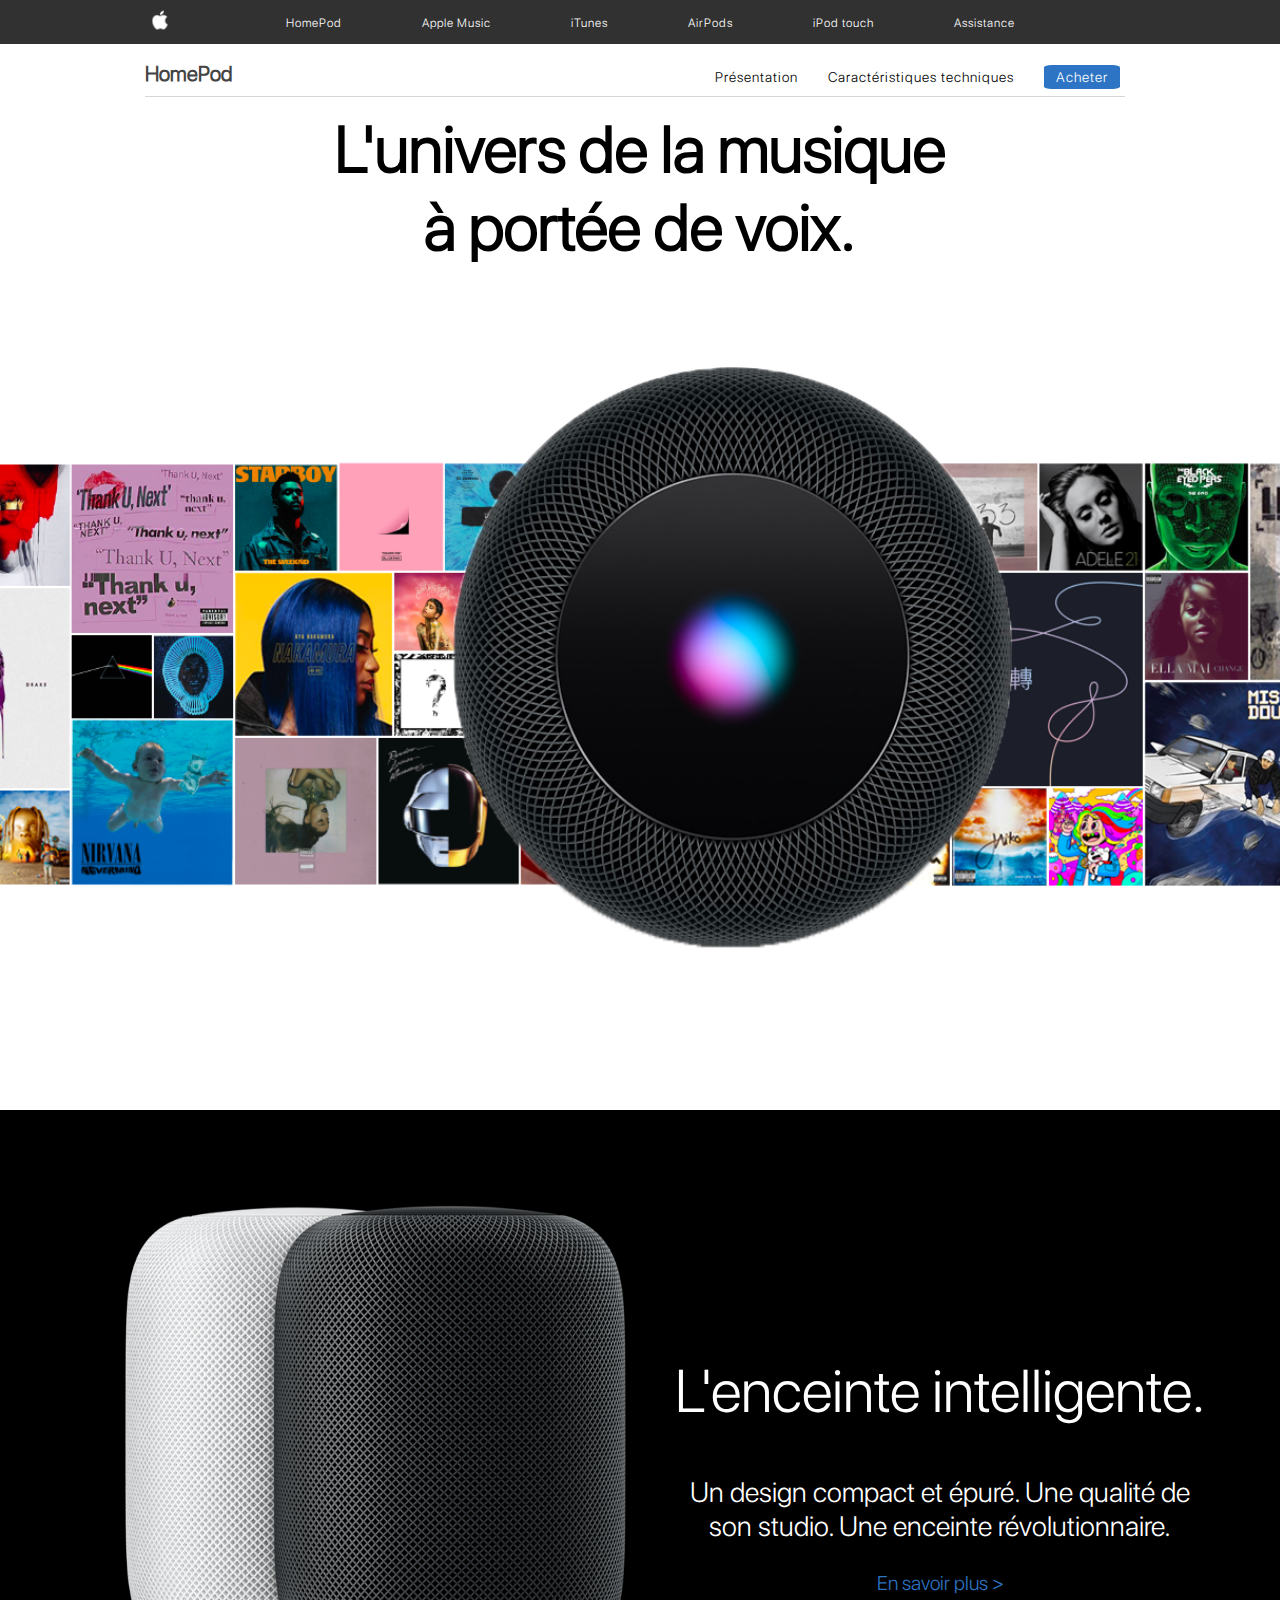
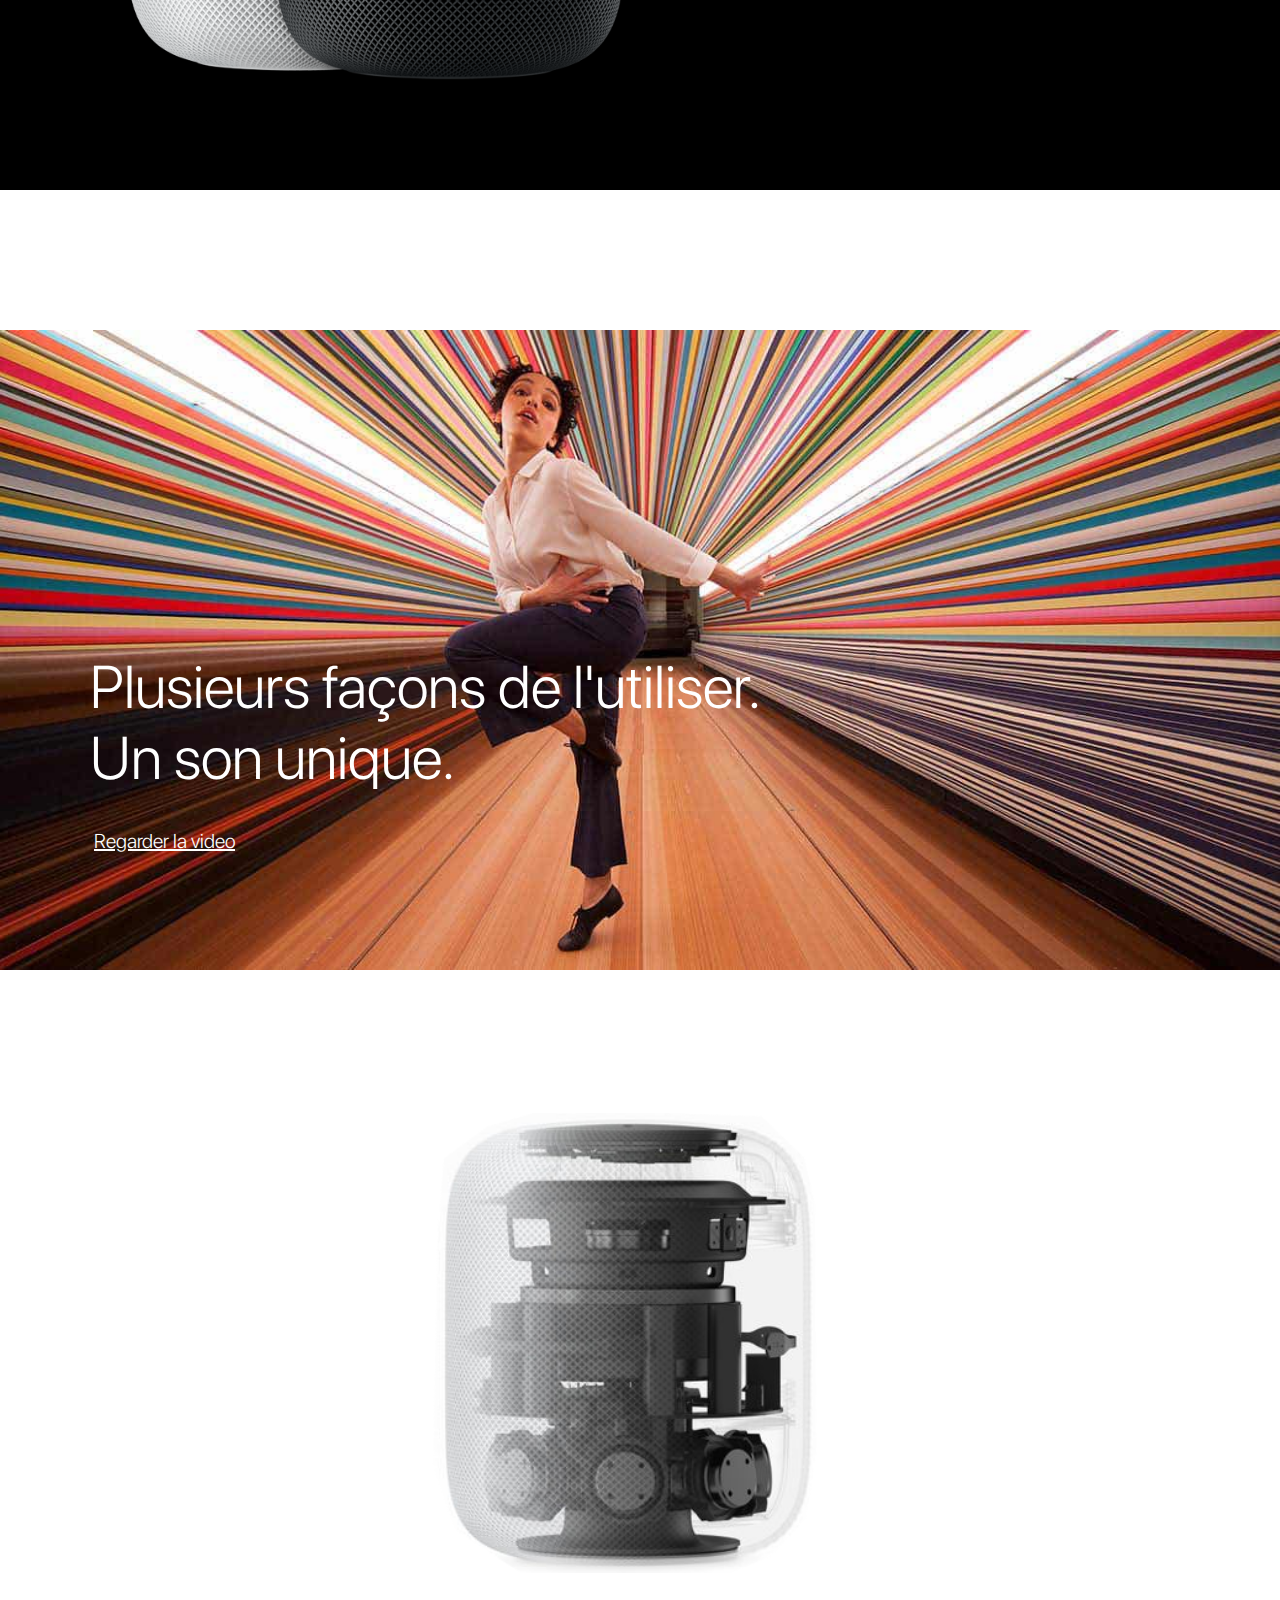
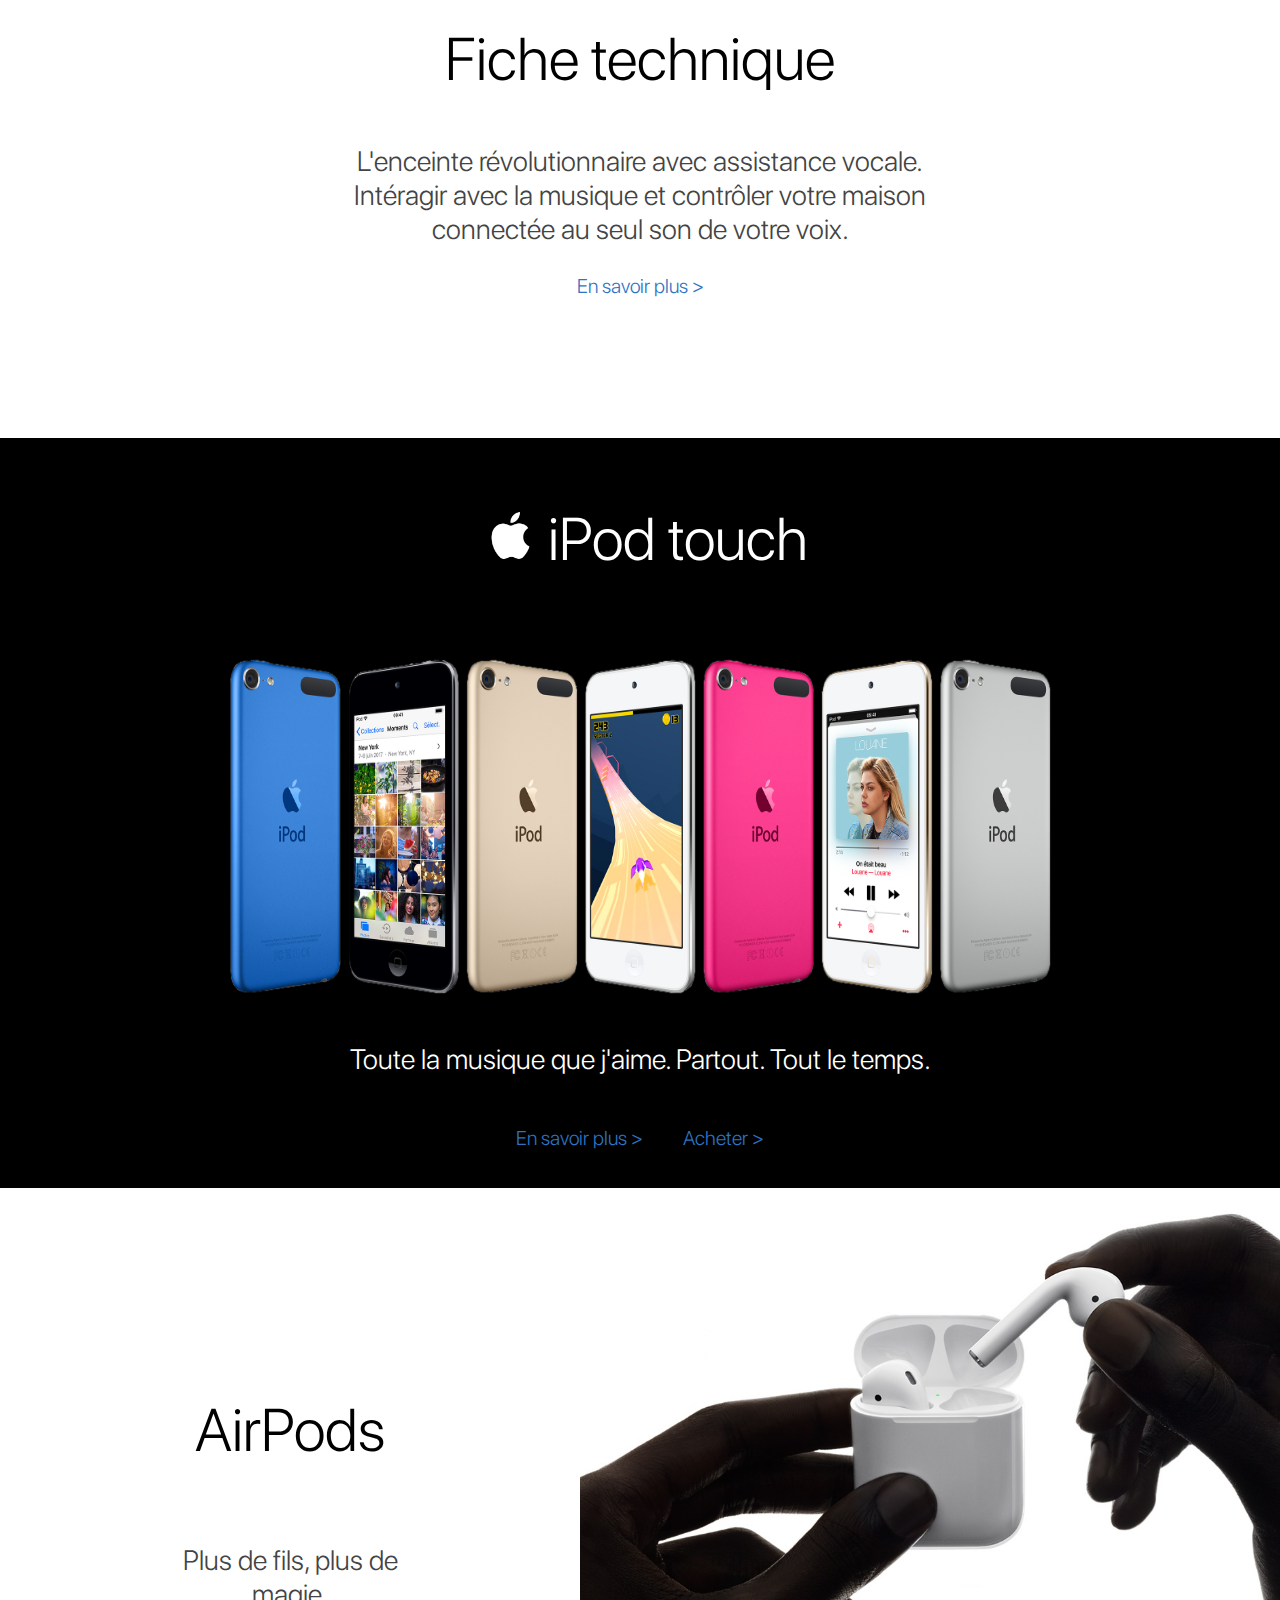
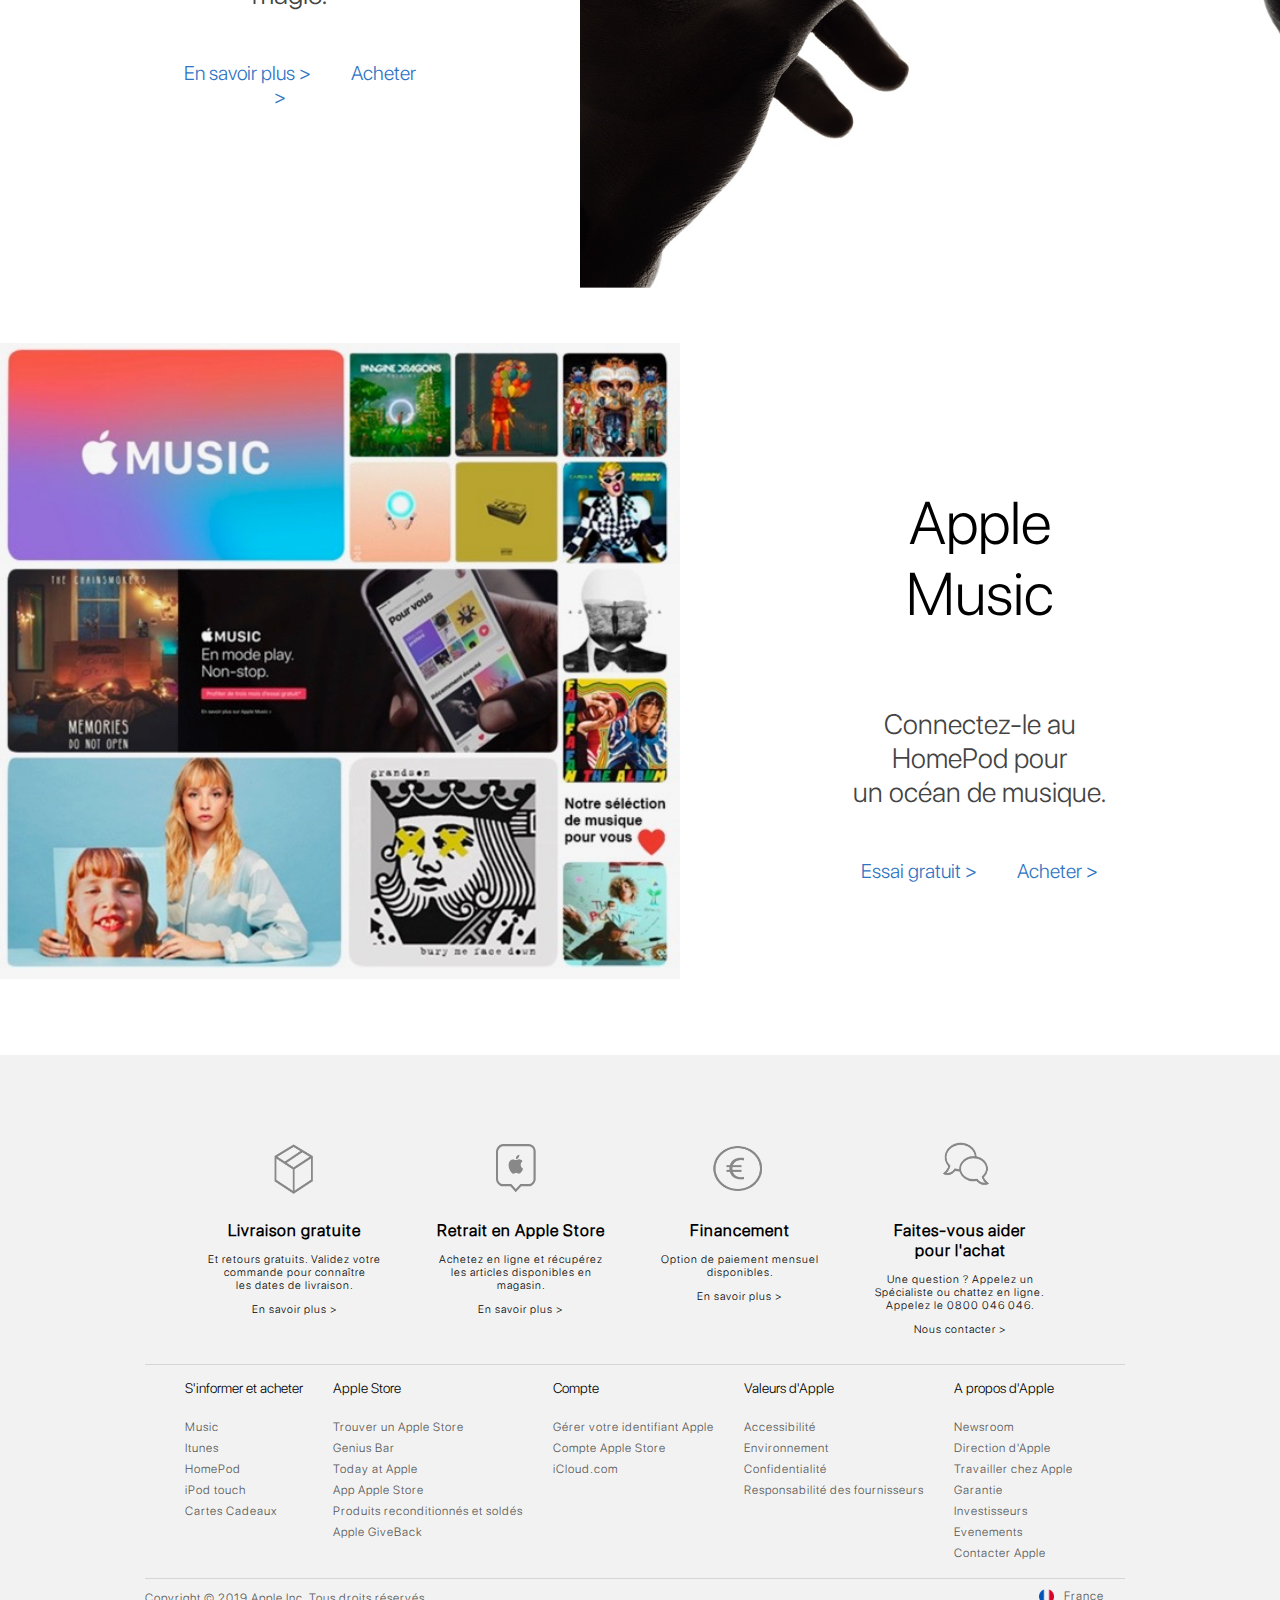
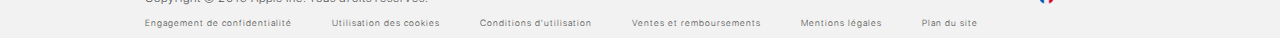
<file: Soutenance1 copie/index.html>
<!DOCTYPE html>
<html lang="fr">
  <head>
    <meta charset="utf-8" />
    <title>HomePod - Apple (FR)</title>
    <meta name="description" content="description de la page" />
    <link href="https://fonts.googleapis.com/css?family=Niramit" rel="stylesheet">
    <link rel="stylesheet" href="styles/main.css">
    <link rel="stylesheet" href="https://use.fontawesome.com/releases/v5.7.2/css/all.css" integrity="sha384-fnmOCqbTlWIlj8LyTjo7mOUStjsKC4pOpQbqyi7RrhN7udi9RwhKkMHpvLbHG9Sr" crossorigin="anonymous">
    <link rel="icon" href="images/apple_logo.png" />
  </head>
  <body>
    <header>
      <div class="container">
        <a href="file:///Users/aurelie/Desktop/homepod/Soutenance1%20copie/index.html" title="Page d'accueil HomePod"><img src="images/apple-white-png-8.png" alt="logo"/></a>
        <nav>
        <ul>
          <li class="menuItem"><a href="file:///Users/aurelie/Desktop/homepod/Soutenance1%20copie/index.html" title="HomePod">HomePod</a></li>
          <li class="menuItem"><a href="https://www.apple.com/fr/apple-music/" title="Apple Music">Apple Music</a></li>
          <li class="menuItem"><a href="https://www.apple.com/fr/itunes/" title="Music">iTunes</a></li>
          <li class="menuItem"><a href="https://www.apple.com/fr/airpods/" title="Music">AirPods</a></li>
          <li class="menuItem"><a href="https://www.apple.com/fr/ipod-touch/" title="Music">iPod touch</a></li>
          <li class="menuItem"><a href="https://support.apple.com/fr-fr" title="Assistance">Assistance</a></li>
          <li class="menuItem bag"><span style="font-size: 15px; color: white;"><i class="fas fa-shopping-bag"></i></span>
            <ul class="menuBag">
              <li>Votre panier est vide.</li>
              <li>Panier</li>
              <li>Favoris</li>
              <li>Commandes</li>
              <li>Se connecter</li>
            </ul>
          </li>
        </ul>
      </nav>
      </div>
    </header>
    <main>
    <div class="container">
      <div class="containerSubMenu">
      <h2>HomePod</h2>
      <nav class="subMenu">
        <ul>
          <li class="subMenuItem"><a href="file:///Users/aurelie/Desktop/homepod/Soutenance1%20copie/page2.html" title="presentation">Présentation</a></li>
          <li class="subMenuItem"><a href="file:///Users/aurelie/Desktop/homepod/Soutenance1%20copie/page3.html" title="presentation">Caractéristiques techniques</a></li>
          <li class="subMenuItem"><a class="buy" href="https://www.apple.com/fr/shop/buy-homepod/homepod" title="acheter">Acheter</a></li>
        </ul>
      </nav>
    </div>
    <h1 id="title">L'univers de la musique<br>à portée de voix.</h1>
    <div class="bar">
    </div>
    </div>
    <img class="home" src="images/albums.png" alt="HomePod"/>
    <div class="colorBlack">
        <img class="homepod" src="images/HomePods.png" alt="homepods black and white">
        <section>
        <h2 class="white">L'enceinte intelligente.</h2>
        <p class="white">
          Un design compact et épuré. Une qualité de <br>son studio. Une enceinte révolutionnaire.
        </p>
        <a href="file:///Users/aurelie/Desktop/homepod/Soutenance1%20copie/page2.html" title="En savoir plus">En savoir plus ></a>
      </section>
    </div>
    <div class="colorWhite">
    </div>
    <div class="vid">
      <img src="images/vid.jpg" alt="image video"/>
    <h2 class="white">Plusieurs façons de l'utiliser. <br>Un son unique.</h2>
    <a href="https://www.youtube.com/watch?v=305ryPvU6A8" title="Video">Regarder la video</a>
  </div>
<div class="blocTechnique">
    <img src="images/technique.png" alt="Technologie"/>
    <section class="technique">
    <h2 class="black" id="fi">Fiche technique</h2>
    <p>
      L'enceinte révolutionnaire avec assistance vocale. <br>Intéragir avec la musique et contrôler votre maison <br>connectée au seul son de votre voix.
    </p>
    <a href="file:///Users/aurelie/Desktop/homepod/Soutenance1%20copie/page3.html" title="En savoir plus">En savoir plus ></a>
  </section>
</div>
<div class="colorBlack bbb">
  <section>
  <img class="icon" src="images/apple-white-png-8.png" alt="icon"/>
  <h2 class="white">iPod touch</h2>
</section>
  <img class="ipod" src="images/ipod.png" alt="ipods"/>
  <p class="white">
    Toute la musique que j'aime. Partout. Tout le temps.
  </p>
  <section>
    <h6>
  <a href="https://www.apple.com/fr/ipod-touch/" title="En savoir plus">En savoir plus ></a><a href="https://www.apple.com/fr/shop/buy-ipod/ipod-touch" title="En savoir plus">Acheter ></a>
</h6>
</section>
</div>
<div class="pub1">
<section class="pub">
  <h2 class="black">AirPods</h2>
  <p class="black">
    Plus de fils, plus de magie.
  </p>
  <section>
    <h6>
  <a class="ccc" href="https://www.apple.com/fr/airpods/" title="En savoir plus">En savoir plus ></a><a class="ccc" href="https://www.apple.com/fr/shop/product/MMEF2ZM/A/airpods" title="En savoir plus">Acheter ></a>
</h6>
</section>
  </section>
  <img id="air" src="images/airpods.jpeg" alt="airpods"/>
</div>
<div class="pub1">
  <img id="mus" src="images/apple_music.jpeg" alt="apple_music"/>
  <section class="pub">
  <h2 class="black">Apple Music</h2>
  <p class="black">
    Connectez-le au HomePod pour <br>un océan de musique.
  </p>
  <section>
    <h6>
  <a class="ccc" href="https://itunes.apple.com/subscribe?app=music&itscg=10000&itsct=ret_sub_hp&at=1000l4QJ&ct=ret_sub_hp" title="essai">Essai gratuit ></a><a class="ccc" href="https://www.apple.com/fr/apple-music/" title="En savoir plus">Acheter ></a>
</h6>
</section>
</section>
</div>
</main>
<!--
<iframe width="1280" height="1065" src="https://www.youtube.com/embed/305ryPvU6A8" frameborder="0" allow="accelerometer; autoplay; encrypted-media; gyroscope; picture-in-picture" allowfullscreen></iframe> -->
    <footer>
      <div class="container">
        <section class="help">
        <a href="https://www.apple.com/fr/shop/shipping-pickup" title="En savoir plus">
       <img src="images/livraison.png" alt="livraison"/>
       <h2>Livraison gratuite</h2>
       <p>
         Et retours gratuits. Validez votre <br>commande pour connaître<br> les dates de livraison.
       </p>
       En savoir plus ></a>
       <a href="https://www.apple.com/fr/shop/shipping-pickup" title="En savoir plus">
      <img src="images/app.png" alt="Retrait"/>
      <h2>Retrait en Apple Store</h2>
      <p>
        Achetez en ligne et récupérez <br>les articles disponibles en<br>magasin.
      </p>
      En savoir plus ></a>
      <a href="https://www.apple.com/fr/shop/browse/finance/loan" title="En savoir plus">
     <img src="images/eur.png" alt="financement"/>
     <h2>Financement</h2>
     <p>
       Option de paiement mensuel<br>disponibles.
     </p>
     En savoir plus ></a>
     <a href="https://contactretail.apple.com/Help?pg=COM%3Ahomepod&ap=COM&c=fr&l=fr" title="En savoir plus">
    <img src="images/chat.png" alt="chat"/>
    <h2>Faites-vous aider <br>pour l'achat</h2>
    <p>
      Une question ? Appelez un <br>Spécialiste ou chattez en ligne.<br>Appelez le 0800 046 046.
    </p>
    Nous contacter ></a>
  </section>
  <div class="bar" id="bar2">
  </div>
        <nav class="footer">
           <ul class="info">
            <li class="footerItem">S'informer et acheter
             <ul class="aaa">
              <li class="subFooter"><a href="https://www.apple.com/fr/music/" title="Music">Music</a></li>
              <li class="subFooter"><a href="https://www.apple.com/fr/itunes/" title="Itunes">Itunes</a></li>
              <li class="subFooter"><a href="file:///Users/aurelie/Desktop/homepod/Soutenance1%20copie/index.html" title="HomePod">HomePod</a></li>
              <li class="subFooter"><a href="https://www.apple.com/fr/ipod-touch/" title="iPod touch">iPod touch</a></li>
              <li class="subFooter"><a href="https://www.apple.com/fr/shop/gift-cards" title="carte cadeau">Cartes Cadeaux</a></li>
             </ul>
            </li>
            <li class="footerItem">Apple Store
            <ul class="aaa">
            <li class="subFooter"><a href="https://www.apple.com/fr/retail/" title="find apple store">Trouver un Apple Store</a></li>
            <li class="subFooter"><a href="https://www.apple.com/fr/retail/geniusbar/" title="genius bar">Genius Bar</a></li>
            <li class="subFooter"><a href="https://www.apple.com/fr/today/" title="at apple">Today at Apple</a></li>
            <li class="subFooter"><a href="https://itunes.apple.com/fr/app/apple-store/id375380948?mt=8" title="app apple store">App Apple Store</a></li>
            <li class="subFooter"><a href="https://www.apple.com/fr/shop/refurbished" title="products">Produits reconditionnés et soldés</a></li>
            <li class="subFooter"><a href="https://www.apple.com/fr/trade-in/" title="giveback">Apple GiveBack</a></li>
          </ul>
            </li>
            <li class="footerItem">Compte
              <ul class="aaa">
                <li class="subFooter"><a href="https://appleid.apple.com/#!&page=signin" title="gerer id">Gérer votre identifiant Apple</a></li>
                <li class="subFooter"><a href="https://secure2.store.apple.com/fr/shop/account/home" title="compte apple store">Compte Apple Store</a></li>
                <li class="subFooter"><a href="https://www.icloud.com/" title="icloud">iCloud.com</a></li>
              </ul>
            </li>
            <li class="footerItem">Valeurs d'Apple
              <ul class="aaa">
                <li class="subFooter"><a href="https://www.apple.com/fr/accessibility/" title="acces">Accessibilité</a></li>
                <li class="subFooter"><a href="https://www.apple.com/fr/environment/" title="environment">Environnement</a></li>
                <li class="subFooter"><a href="https://www.apple.com/fr/privacy/" title="confidentialité">Confidentialité</a></li>
                <li class="subFooter"><a href="https://www.apple.com/fr/supplier-responsibility/" title="fournisseurs">Responsabilité des fournisseurs</a></li>
              </ul>
            </li>
            <li class="footerItem">A propos d'Apple
              <ul class="aaa">
                <li class="subFooter"><a href="https://www.apple.com/fr/newsroom/" title="find apple store">Newsroom</a></li>
                <li class="subFooter"><a href="https://www.apple.com/fr/leadership/" title="find apple store">Direction d'Apple</a></li>
                <li class="subFooter"><a href="https://www.apple.com/jobs/fr/" title="find apple store">Travailler chez Apple</a></li>
                <li class="subFooter"><a href="https://www.apple.com/legal/warranty/statutoryrights.html" title="find apple store">Garantie</a></li>
                <li class="subFooter"><a href="https://investor.apple.com/investor-relations/default.aspx" title="find apple store">Investisseurs</a></li>
                <li class="subFooter"><a href="https://www.apple.com/fr/apple-events/" title="find apple store">Evenements</a></li>
                <li class="subFooter"><a href="https://www.apple.com/fr/contact/" title="find apple store">Contacter Apple</a></li>
              </ul>
            </li>
           </ul>
      </nav>
      <div class="bar" id="bar3">
      </div>
      <section class="copyright">
      <p id="copyright">
        Copyright © 2019 Apple Inc. Tous droits réservés.
      </p>
      <img id="flag" src="images/drapeau.png" alt="langue"/>
      <h6 class="none">a</h6>
      <a id="fff" href="https://www.apple.com/choose-country-region/" title="language">France</a>
    </section>
    <a class="bas first" href="https://www.apple.com/legal/privacy/fr-ww/" title="confidentialité">Engagement de confidentialité</a>
    <a class="bas" href="https://www.apple.com/legal/privacy/fr-ww/cookies/" title="confidentialité">Utilisation des cookies</a>
    <a class="bas" href="https://www.apple.com/fr/legal/internet-services/terms/site.html" title="confidentialité">Conditions d'utilisation</a>
    <a class="bas" href="https://www.apple.com/fr/shop/browse/open/salespolicies" title="confidentialité">Ventes et remboursements</a>
    <a class="bas" href="https://www.apple.com/fr/legal/" title="confidentialité">Mentions légales</a>
    <a class="bas" href="https://www.apple.com/fr/sitemap/" title="confidentialité">Plan du site</a>
      </div>
    </footer>
  </body>
</html>
</file>
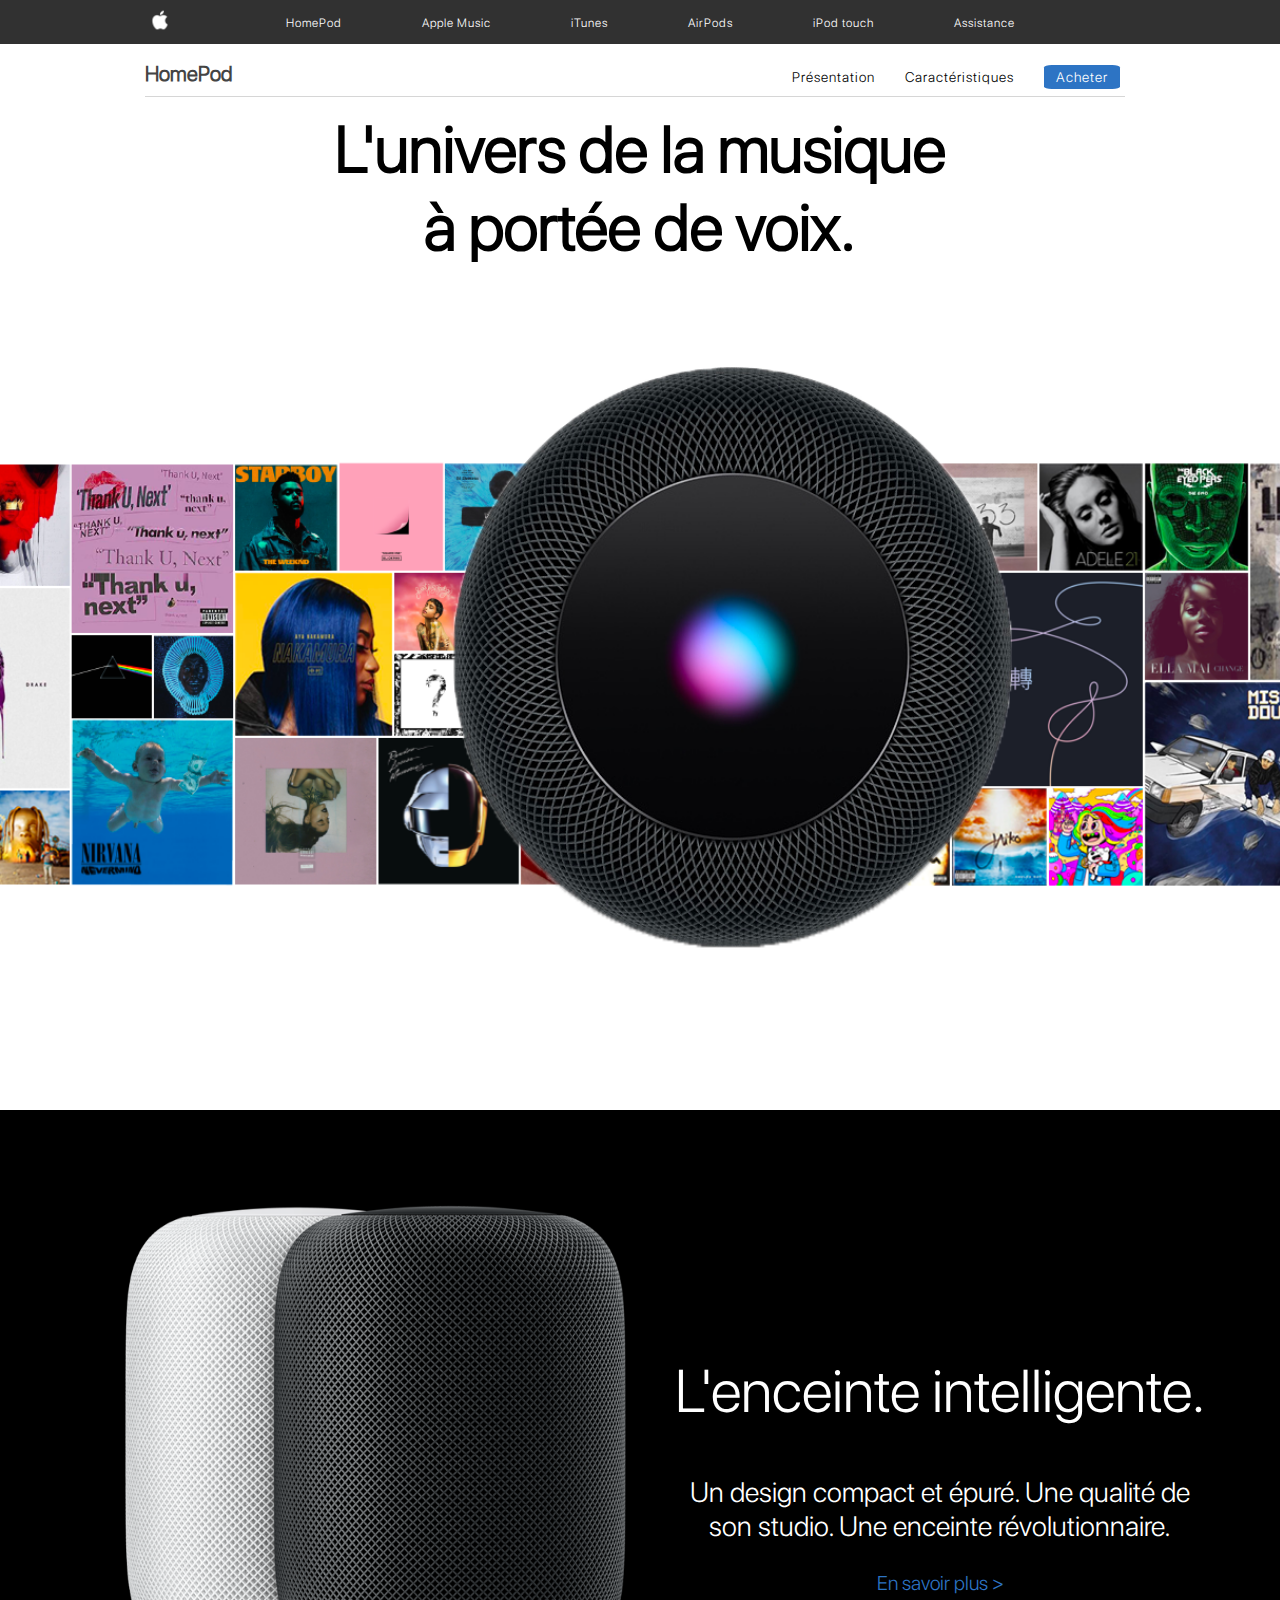
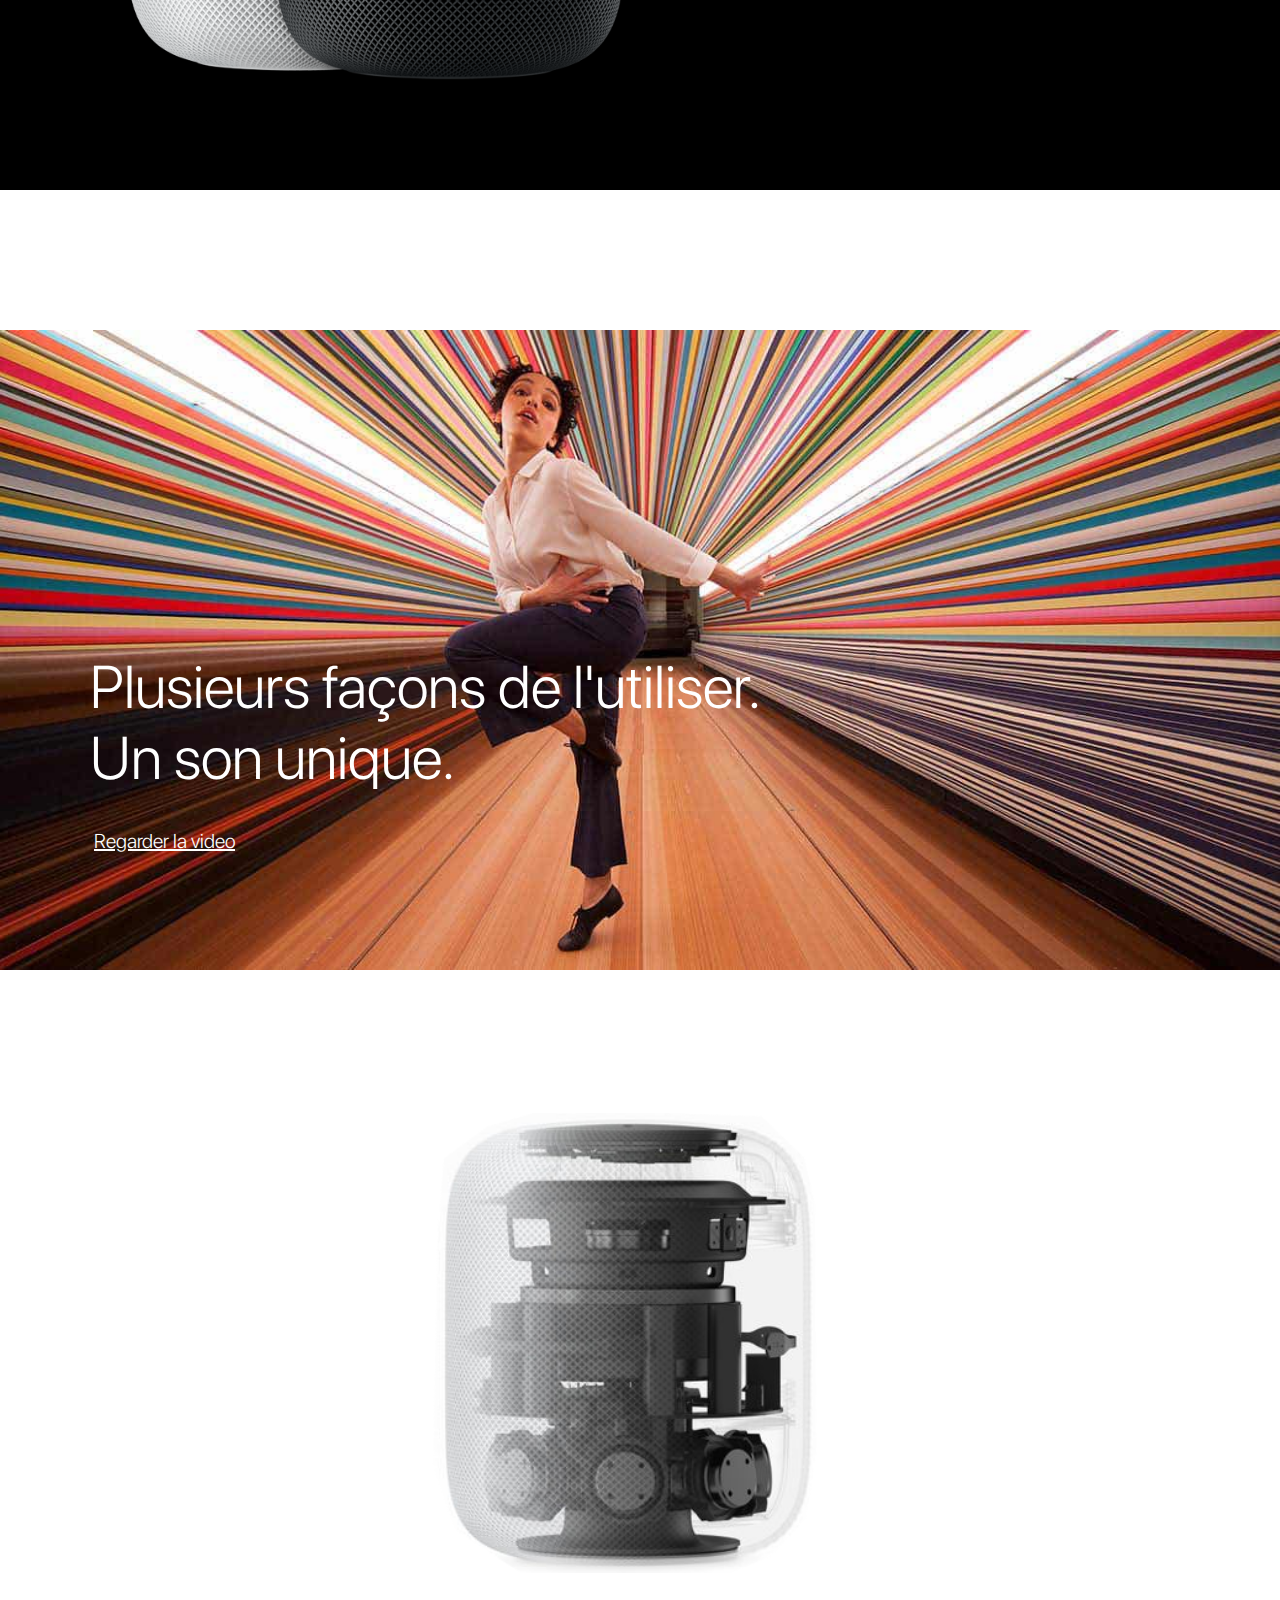
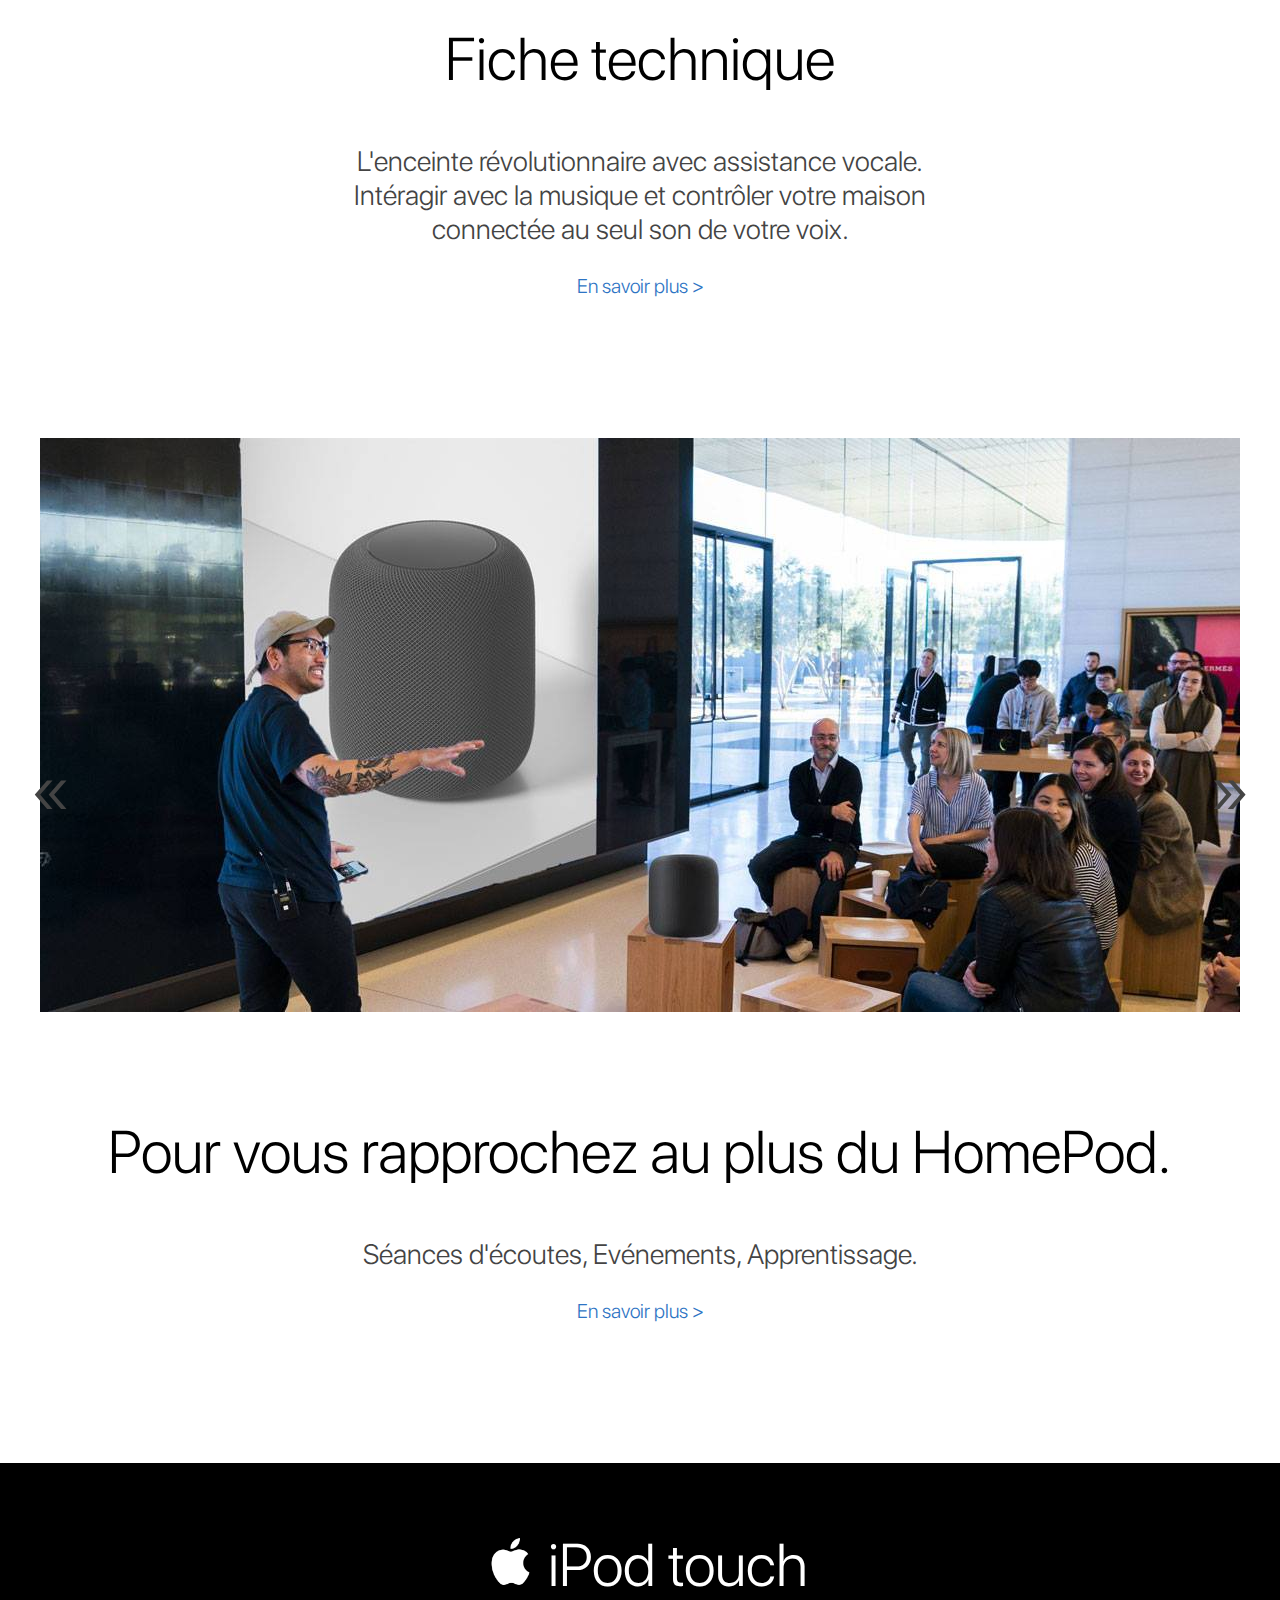
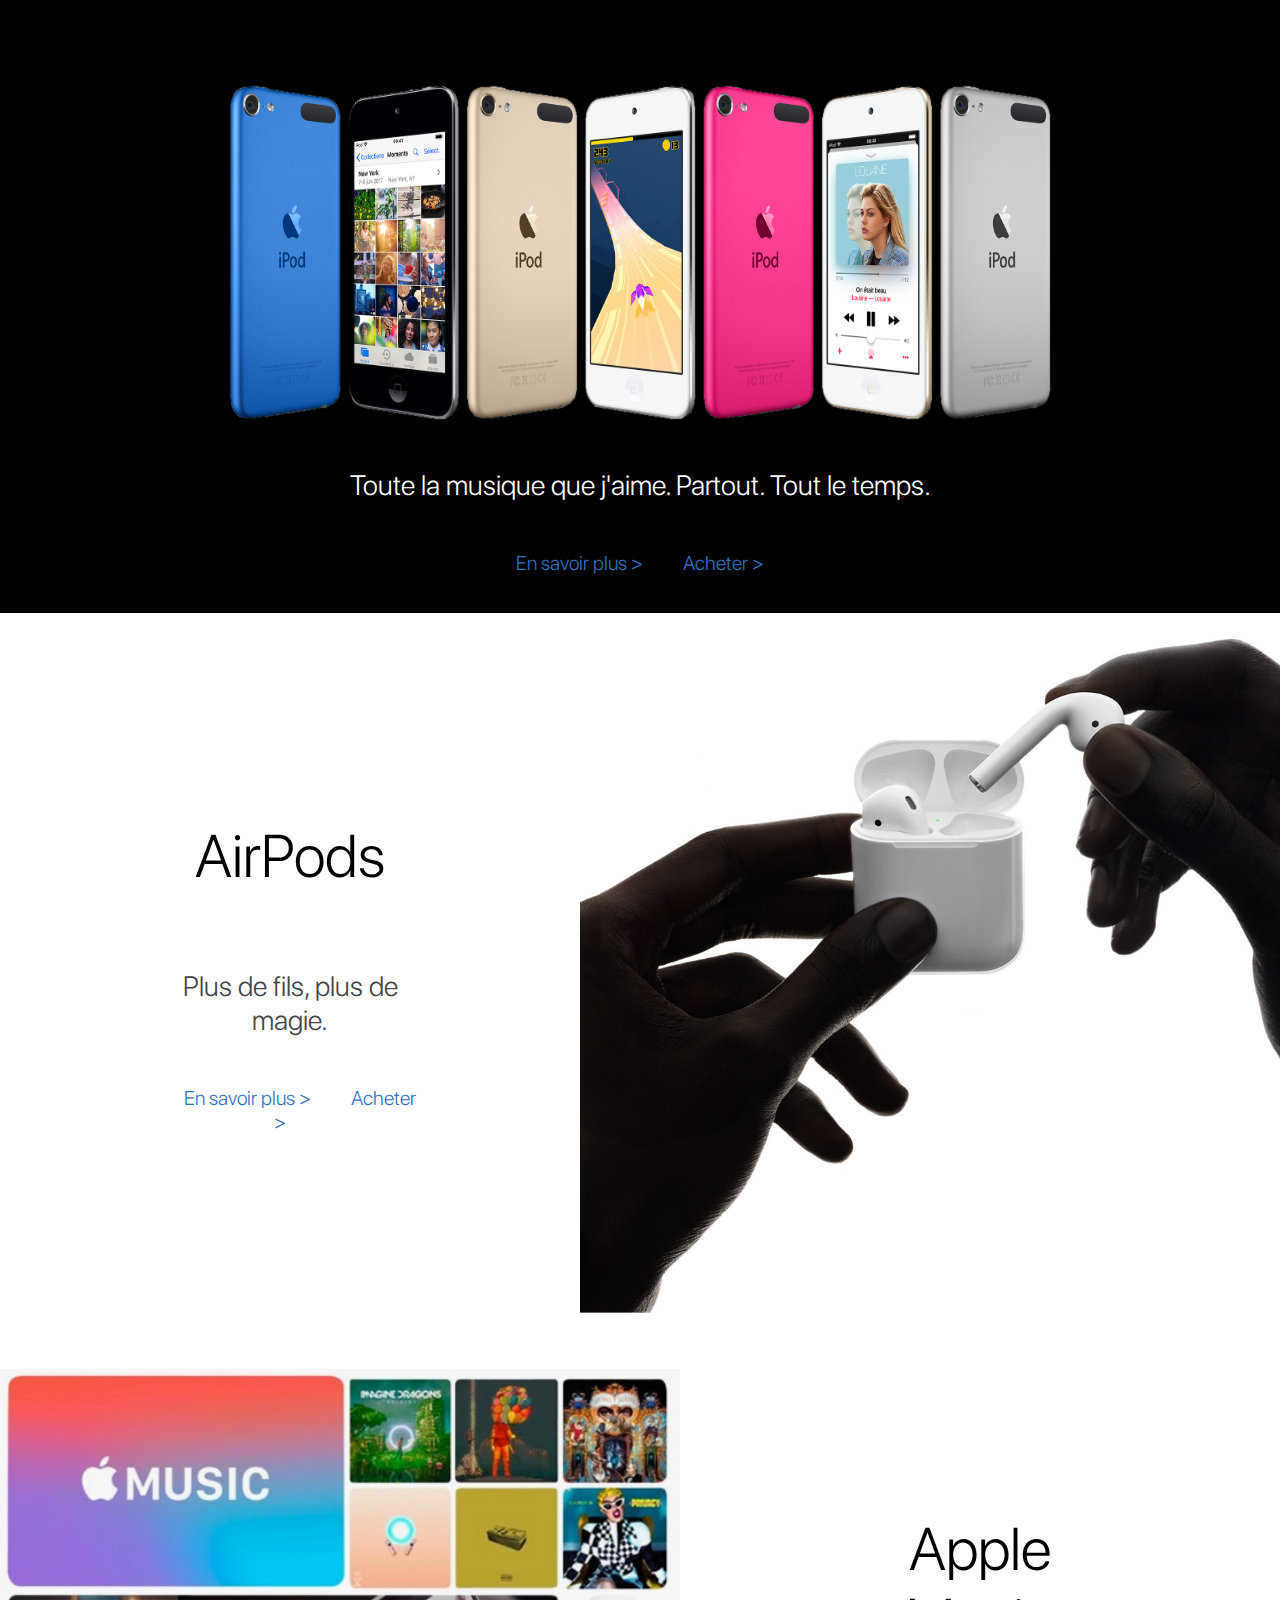
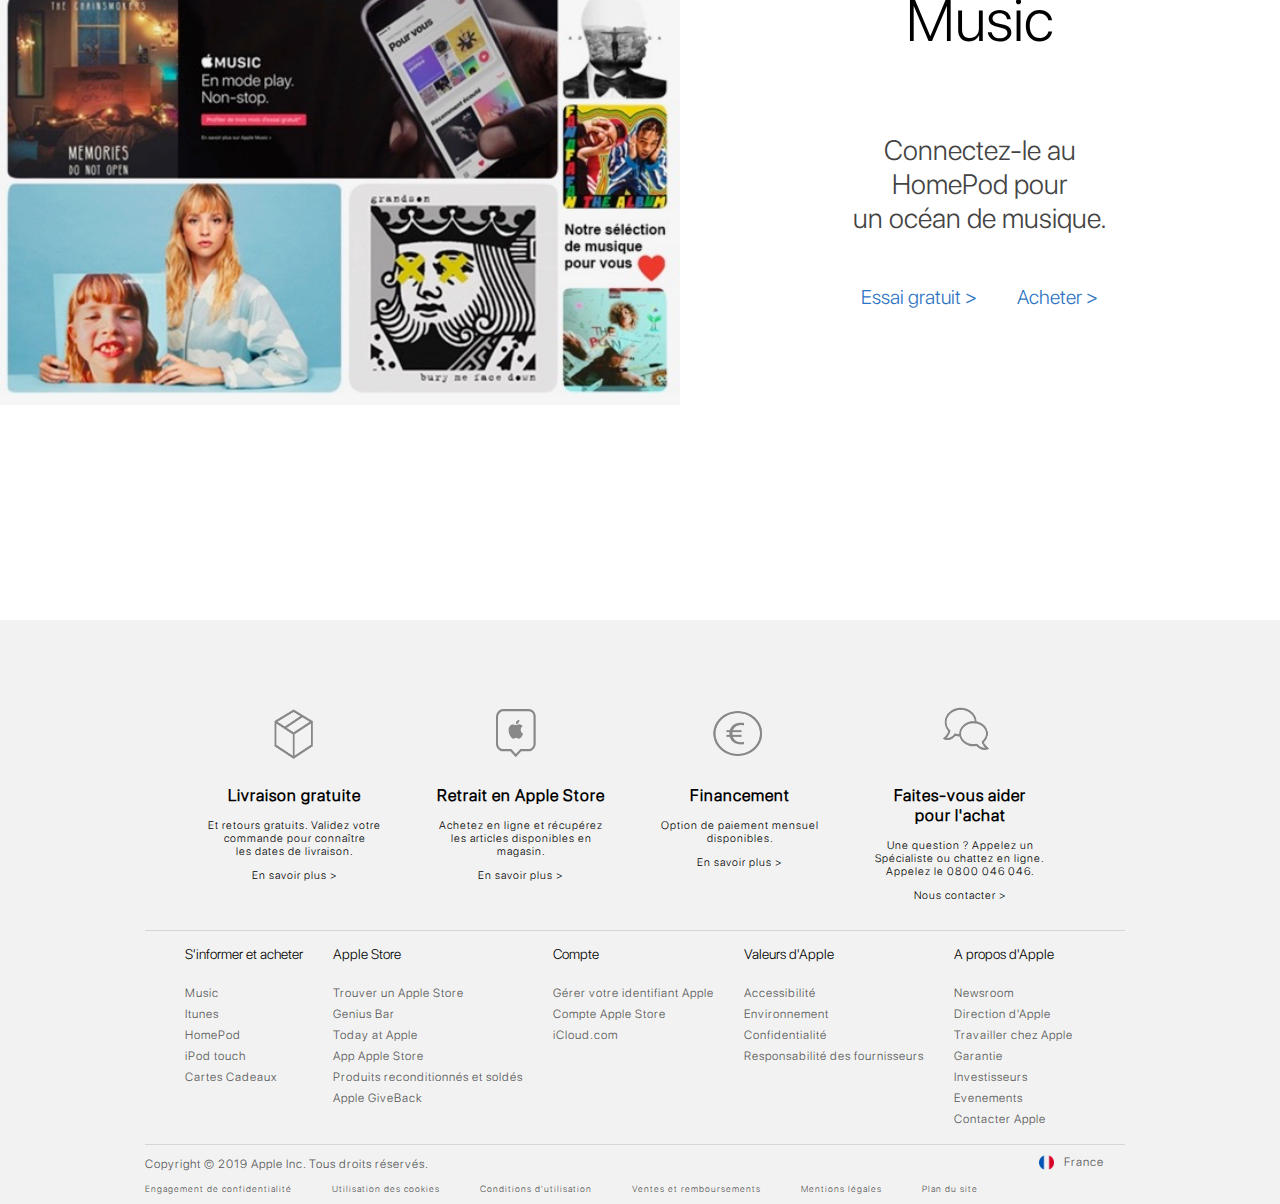
<file: Soutenance1/index.html>
<!DOCTYPE html>
<html lang="fr">
  <head>
    <meta charset="utf-8" />
    <title>HomePod - Apple (FR)</title>
    <meta name="description" content="description de la page" />
    <link href="https://fonts.googleapis.com/css?family=Niramit" rel="stylesheet">
    <link rel="stylesheet" href="styles/main.css">
    <link rel="stylesheet" href="https://use.fontawesome.com/releases/v5.7.2/css/all.css" integrity="sha384-fnmOCqbTlWIlj8LyTjo7mOUStjsKC4pOpQbqyi7RrhN7udi9RwhKkMHpvLbHG9Sr" crossorigin="anonymous">
    <link rel="icon" href="images/apple_logo.png" />
    <script src="https://code.jquery.com/jquery-1.11.1.min.js"></script>
  </head>
  <body>
    <header>
      <div class="container">
        <a href="https://aureliedo.github.io/homepod/Soutenance1/index.html" title="Page d'accueil HomePod"><img src="images/apple-white-png-8.png" alt="logo"/></a>
        <nav>
        <ul class="hhh">
          <li class="menuItem"><a href="https://aureliedo.github.io/homepod/Soutenance1/index.html" title="HomePod">HomePod</a></li>
          <li class="menuItem"><a href="https://www.apple.com/fr/apple-music/" title="Apple Music">Apple Music</a></li>
          <li class="menuItem"><a href="https://www.apple.com/fr/itunes/" title="Music">iTunes</a></li>
          <li class="menuItem"><a href="https://www.apple.com/fr/airpods/" title="Music">AirPods</a></li>
          <li class="menuItem"><a href="https://www.apple.com/fr/ipod-touch/" title="Music">iPod touch</a></li>
          <li class="menuItem"><a href="https://support.apple.com/fr-fr" title="Assistance">Assistance</a></li>
          <li class="menuItem bag"><span style="font-size: 15px; color: white;"><i class="fas fa-shopping-bag"></i></span>
            <ul class="menuBag">
              <li>Votre panier est vide.</li>
              <li><a href="https://www.apple.com/fr/shop/bagPanier" title="panier">Panier</a></li>
              <li><a href="https://secure2.store.apple.com/fr/shop/sign_in?c=aHR0cHM6Ly93d3cuYXBwbGUuY29tL2ZyL3Nob3B8MWFvczE3NDIxZjY4OGY1NDlmMWYxNjA2YTZiYmM5ZDdmMDM2ODhjNGNjMjU&r=SCDHYHP7CY4H9XK2H&s=aHR0cHM6Ly93d3cuYXBwbGUuY29tL2ZyL3Nob3AvZmF2b3JpdGVzfDFhb3M3YzQxMzRmY2Q5YjBiMzM1YTkzYmVlY2M3OTkwODAyZWY4MTgwMWY3Favoris" title="Favoris">Favoris</a></li>
              <li><a href="https://secure2.store.apple.com/fr/shop/np/sign_in/order?c=aHR0cHM6Ly9zZWN1cmUyLnN0b3JlLmFwcGxlLmNvbS9mci9zaG9wL2FjY291bnQvaG9tZXwxYW9zYzljNGY4NDgyOGQwNjgwZDY4OWUyYjFkODBmNjdiNzdmMGM5MjgyYQ&r=SCKFUHKXACXX7DYHYT9JT7JJTAPAXHFKH&standardLogin=false&s=aHR0cHM6Ly9zZWN1cmUyLnN0b3JlLmFwcGxlLmNvbS9mci9zaG9wL29yZGVyL2xpc3Q_aGlzdD05MHwxYW9zOTE0ZjhiZWY0ZDFiNGYxODExNmEyOTJkZmZmZjI3NWU0NDM4NjU1NQ&t=SXYD4UDAPXU7P7KXFCommandes" title="Commandes">Commande</a></li>
              <li><a href="https://secure2.store.apple.com/fr/shop/sign_in?c=[base64]&r=SCDHYHP7CY4H9XK2H&s=[base64]" title="Conexion">Se connecter</a> </li>
            </ul>
          </li>
        </ul>
      </nav>
      </div>
    </header>
    <main>
    <div class="container">
      <div class="containerSubMenu">
      <h2>HomePod</h2>
      <nav class="subMenu">
        <ul>
          <li class="subMenuItem"><a href="https://aureliedo.github.io/homepod/Soutenance1/page2.html" title="presentation">Présentation</a></li>
          <li class="subMenuItem"><a href="https://aureliedo.github.io/homepod/Soutenance1/page3.html" title="presentation">Caractéristiques</a></li>
          <li class="subMenuItem"><a class="buy" href="https://www.apple.com/fr/shop/buy-homepod/homepod" title="acheter">Acheter</a></li>
        </ul>
      </nav>
    </div>
    <h1 id="title">L'univers de la musique<br>à portée de voix.</h1>
    <div class="bar">
    </div>
    </div>


    <img class="home" src="images/albums.png" alt="HomePod"/>
    <div class="colorBlack">
        <img class="homepod" src="images/HomePods.png" alt="homepods black and white">
        <section>
        <h2 class="white">L'enceinte intelligente.</h2>
        <p class="white">
          Un design compact et épuré. Une qualité de <br>son studio. Une enceinte révolutionnaire.
        </p>
        <a href="https://aureliedo.github.io/homepod/Soutenance1/page2.html" title="En savoir plus">En savoir plus ></a>
      </section>
    </div>
    <div class="colorWhite">
    </div>
    <div class="vid">
      <img src="images/vid.jpg" alt="image video"/>
    <h2 class="white">Plusieurs façons de l'utiliser. <br>Un son unique.</h2>
    <a href="https://www.youtube.com/watch?v=305ryPvU6A8" title="Video">Regarder la video</a>
  </div>
<div class="blocTechnique">
    <img src="images/technique.png" alt="Technologie"/>
    <section class="technique">
    <h2 class="black" id="fi">Fiche technique</h2>
    <p>
      L'enceinte révolutionnaire avec assistance vocale. <br>Intéragir avec la musique et contrôler votre maison <br>connectée au seul son de votre voix.
    </p>
    <a href="https://aureliedo.github.io/homepod/Soutenance1/page3.html" title="En savoir plus">En savoir plus ></a>
  </section>
</div>

<div id="zoneslide">
    <div class="slider">
  <div id="slide1"><span>    <img src="images/learn.jpg" alt="learn" style="max-height: 600px" /> </span></div>
  <div id="slide2"><span>    <img src="images/ecoute.jpg" alt="listen" style="max-height: 600px" /> </span></div>
  <div id="slide3"><span>    <img src="images/event.jpg" alt="event" style="max-height: 600px" /></span></div>
</div>
<div class="arrow" id="next" data-dir="next">&raquo;</div>
<div class="arrow" id="prev" data-dir="prev">&laquo;</div>
</div>
<section>
<h2 class="black">Pour vous rapprochez au plus du HomePod.</h2>
<p class="www">
  Séances d'écoutes, Evénements, Apprentissage.
</p>
<a href="https://support.apple.com/fr-fr" title="assistance">En savoir plus ></a>
</section>
<div class="colorWhite">
</div>
<div class="colorBlack bbb">
  <section>
  <img class="icon" src="images/apple-white-png-8.png" alt="icon"/>
  <h2 class="white">iPod touch</h2>
</section>
  <img class="ipod" src="images/ipod.png" alt="ipods"/>
  <p class="white">
    Toute la musique que j'aime. Partout. Tout le temps.
  </p>
  <section>
    <h6>
  <a href="https://www.apple.com/fr/ipod-touch/" title="En savoir plus">En savoir plus ></a><a href="https://www.apple.com/fr/shop/buy-ipod/ipod-touch" title="En savoir plus">Acheter ></a>
</h6>
</section>
</div>
<div class="pub1">
<section class="pub">
  <h2 class="black">AirPods</h2>
  <p class="black">
    Plus de fils, plus de magie.
  </p>
  <section>
    <h6>
  <a class="ccc" href="https://www.apple.com/fr/airpods/" title="En savoir plus">En savoir plus ></a><a class="ccc" href="https://www.apple.com/fr/shop/product/MMEF2ZM/A/airpods" title="En savoir plus">Acheter ></a>
</h6>
</section>
  </section>
  <img id="air" src="images/airpods.jpeg" alt="airpods"/>
</div>
<div class="pub1">
  <img id="mus" src="images/apple_music.jpeg" alt="apple_music"/>
  <section class="pub">
  <h2 class="black">Apple Music</h2>
  <p class="black">
    Connectez-le au HomePod pour <br>un océan de musique.
  </p>
  <section>
    <h6>
  <a class="ccc" href="https://itunes.apple.com/subscribe?app=music&itscg=10000&itsct=ret_sub_hp&at=1000l4QJ&ct=ret_sub_hp" title="essai">Essai gratuit ></a><a class="ccc" href="https://www.apple.com/fr/apple-music/" title="En savoir plus">Acheter ></a>
</h6>
</section>
</section>
</div>
<div class="colorWhite">
</div>




<!--
  <div class="carrousel1">
    <div class="carrousel" style="left:0;">
      <img class="sizeImg" src="images/ecoute.jpg" alt="Ecoute"/>
      <img class="sizeImg" src="images/learn.jpg" alt="Apprentissage"/>
      <img class="sizeImg spe" src="images/event.jpg" alt="Evenement"/>
    </div>

  <ul class="carrousel">
    <li><img class="sizeImg" src="images/ecoute.jpg" alt="Ecoute"/>
      <ul>
        <li>La qualité studio dans votre Apple Store.</li>
        <li><a href="https://support.apple.com/fr-fr" title="Assistance">En savoir plus ></a></li>
      </ul>
    </li>
    <li><img class="sizeImg" src="images/learn.png" alt="Apprentissage"/>
      <ul>
        <li>Today's learning.</li>
        <li>Le HomePod avec vos Experts.</li>
        <li><a href="https://www.apple.com/fr/today/" title="Assistance">Inscrivez-vous à des sessions près de chez vous ></a></li>
      </ul>
    </li>
    <li><img class="sizeImg" src="images/event.png" alt="Evenement"/>
      <ul>
        <li>Evenement.</li>
        <li>Des HomePods géant partout dans Paris.</li>
        <li><a href="https://www.apple.com/fr/today/" title="Assistance">Inscrivez-vous à des sessions près de chez vous ></a></li>
      </ul>
    </li>
  </ul>

<div class="navigation">
  <a href="#" title="previous" class="previous"></a>
  <a href="#" title="next" class="next"></a>
  <ul class="dots">
    <li><a href="#" title="Image 1" class="current"></a></li>
    <li><a href="#" title="Image 2"></a></li>
    <li><a href="#" title="Image 3"></a></li>
  </ul>
</div>
</div>
-->
</main>
<!--
<iframe width="1280" height="1065" src="https://www.youtube.com/embed/305ryPvU6A8" frameborder="0" allow="accelerometer; autoplay; encrypted-media; gyroscope; picture-in-picture" allowfullscreen></iframe> -->
    <footer>
      <div class="container">
        <section class="help">
        <a href="https://www.apple.com/fr/shop/shipping-pickup" title="En savoir plus">
       <img src="images/livraison.png" alt="livraison"/>
       <h2>Livraison gratuite</h2>
       <p>
         Et retours gratuits. Validez votre <br>commande pour connaître<br> les dates de livraison.
       </p>
       En savoir plus ></a>
       <a href="https://www.apple.com/fr/shop/shipping-pickup" title="En savoir plus">
      <img src="images/app.png" alt="Retrait"/>
      <h2>Retrait en Apple Store</h2>
      <p>
        Achetez en ligne et récupérez <br>les articles disponibles en<br>magasin.
      </p>
      En savoir plus ></a>
      <a href="https://www.apple.com/fr/shop/browse/finance/loan" title="En savoir plus">
     <img src="images/eur.png" alt="financement"/>
     <h2>Financement</h2>
     <p>
       Option de paiement mensuel<br>disponibles.
     </p>
     En savoir plus ></a>
     <a href="https://contactretail.apple.com/Help?pg=COM%3Ahomepod&ap=COM&c=fr&l=fr" title="En savoir plus">
    <img src="images/chat.png" alt="chat"/>
    <h2>Faites-vous aider <br>pour l'achat</h2>
    <p>
      Une question ? Appelez un <br>Spécialiste ou chattez en ligne.<br>Appelez le 0800 046 046.
    </p>
    Nous contacter ></a>
  </section>
  <div class="bar" id="bar2">
  </div>
        <nav class="footer">
           <ul class="info">
            <li class="footerItem">S'informer et acheter
             <ul class="aaa">
              <li class="subFooter"><a href="https://www.apple.com/fr/music/" title="Music">Music</a></li>
              <li class="subFooter"><a href="https://www.apple.com/fr/itunes/" title="Itunes">Itunes</a></li>
              <li class="subFooter"><a href="file:///Users/aurelie/Desktop/homepod/Soutenance1%20copie/index.html" title="HomePod">HomePod</a></li>
              <li class="subFooter"><a href="https://www.apple.com/fr/ipod-touch/" title="iPod touch">iPod touch</a></li>
              <li class="subFooter"><a href="https://www.apple.com/fr/shop/gift-cards" title="carte cadeau">Cartes Cadeaux</a></li>
             </ul>
            </li>
            <li class="footerItem">Apple Store
            <ul class="aaa">
            <li class="subFooter"><a href="https://www.apple.com/fr/retail/" title="find apple store">Trouver un Apple Store</a></li>
            <li class="subFooter"><a href="https://www.apple.com/fr/retail/geniusbar/" title="genius bar">Genius Bar</a></li>
            <li class="subFooter"><a href="https://www.apple.com/fr/today/" title="at apple">Today at Apple</a></li>
            <li class="subFooter"><a href="https://itunes.apple.com/fr/app/apple-store/id375380948?mt=8" title="app apple store">App Apple Store</a></li>
            <li class="subFooter"><a href="https://www.apple.com/fr/shop/refurbished" title="products">Produits reconditionnés et soldés</a></li>
            <li class="subFooter"><a href="https://www.apple.com/fr/trade-in/" title="giveback">Apple GiveBack</a></li>
          </ul>
            </li>
            <li class="footerItem">Compte
              <ul class="aaa">
                <li class="subFooter"><a href="https://appleid.apple.com/#!&page=signin" title="gerer id">Gérer votre identifiant Apple</a></li>
                <li class="subFooter"><a href="https://secure2.store.apple.com/fr/shop/account/home" title="compte apple store">Compte Apple Store</a></li>
                <li class="subFooter"><a href="https://www.icloud.com/" title="icloud">iCloud.com</a></li>
              </ul>
            </li>
            <li class="footerItem">Valeurs d'Apple
              <ul class="aaa">
                <li class="subFooter"><a href="https://www.apple.com/fr/accessibility/" title="acces">Accessibilité</a></li>
                <li class="subFooter"><a href="https://www.apple.com/fr/environment/" title="environment">Environnement</a></li>
                <li class="subFooter"><a href="https://www.apple.com/fr/privacy/" title="confidentialité">Confidentialité</a></li>
                <li class="subFooter"><a href="https://www.apple.com/fr/supplier-responsibility/" title="fournisseurs">Responsabilité des fournisseurs</a></li>
              </ul>
            </li>
            <li class="footerItem">A propos d'Apple
              <ul class="aaa">
                <li class="subFooter"><a href="https://www.apple.com/fr/newsroom/" title="find apple store">Newsroom</a></li>
                <li class="subFooter"><a href="https://www.apple.com/fr/leadership/" title="find apple store">Direction d'Apple</a></li>
                <li class="subFooter"><a href="https://www.apple.com/jobs/fr/" title="find apple store">Travailler chez Apple</a></li>
                <li class="subFooter"><a href="https://www.apple.com/legal/warranty/statutoryrights.html" title="find apple store">Garantie</a></li>
                <li class="subFooter"><a href="https://investor.apple.com/investor-relations/default.aspx" title="find apple store">Investisseurs</a></li>
                <li class="subFooter"><a href="https://www.apple.com/fr/apple-events/" title="find apple store">Evenements</a></li>
                <li class="subFooter"><a href="https://www.apple.com/fr/contact/" title="find apple store">Contacter Apple</a></li>
              </ul>
            </li>
           </ul>
      </nav>
      <div class="bar" id="bar3">
      </div>
      <section class="copyright">
      <p id="copyright">
        Copyright © 2019 Apple Inc. Tous droits réservés.
      </p>
      <img id="flag" src="images/drapeau.png" alt="langue"/>
      <h6 class="none">a</h6>
      <a id="fff" href="https://www.apple.com/choose-country-region/" title="language">France</a>
    </section>
    <a class="bas first" href="https://www.apple.com/legal/privacy/fr-ww/" title="confidentialité">Engagement de confidentialité</a>
    <a class="bas" href="https://www.apple.com/legal/privacy/fr-ww/cookies/" title="confidentialité">Utilisation des cookies</a>
    <a class="bas" href="https://www.apple.com/fr/legal/internet-services/terms/site.html" title="confidentialité">Conditions d'utilisation</a>
    <a class="bas" href="https://www.apple.com/fr/shop/browse/open/salespolicies" title="confidentialité">Ventes et remboursements</a>
    <a class="bas" href="https://www.apple.com/fr/legal/" title="confidentialité">Mentions légales</a>
    <a class="bas" href="https://www.apple.com/fr/sitemap/" title="confidentialité">Plan du site</a>
      </div>
    </footer>
    <script src="scripts/main2.js"></script>
  </body>
</html>
</file>
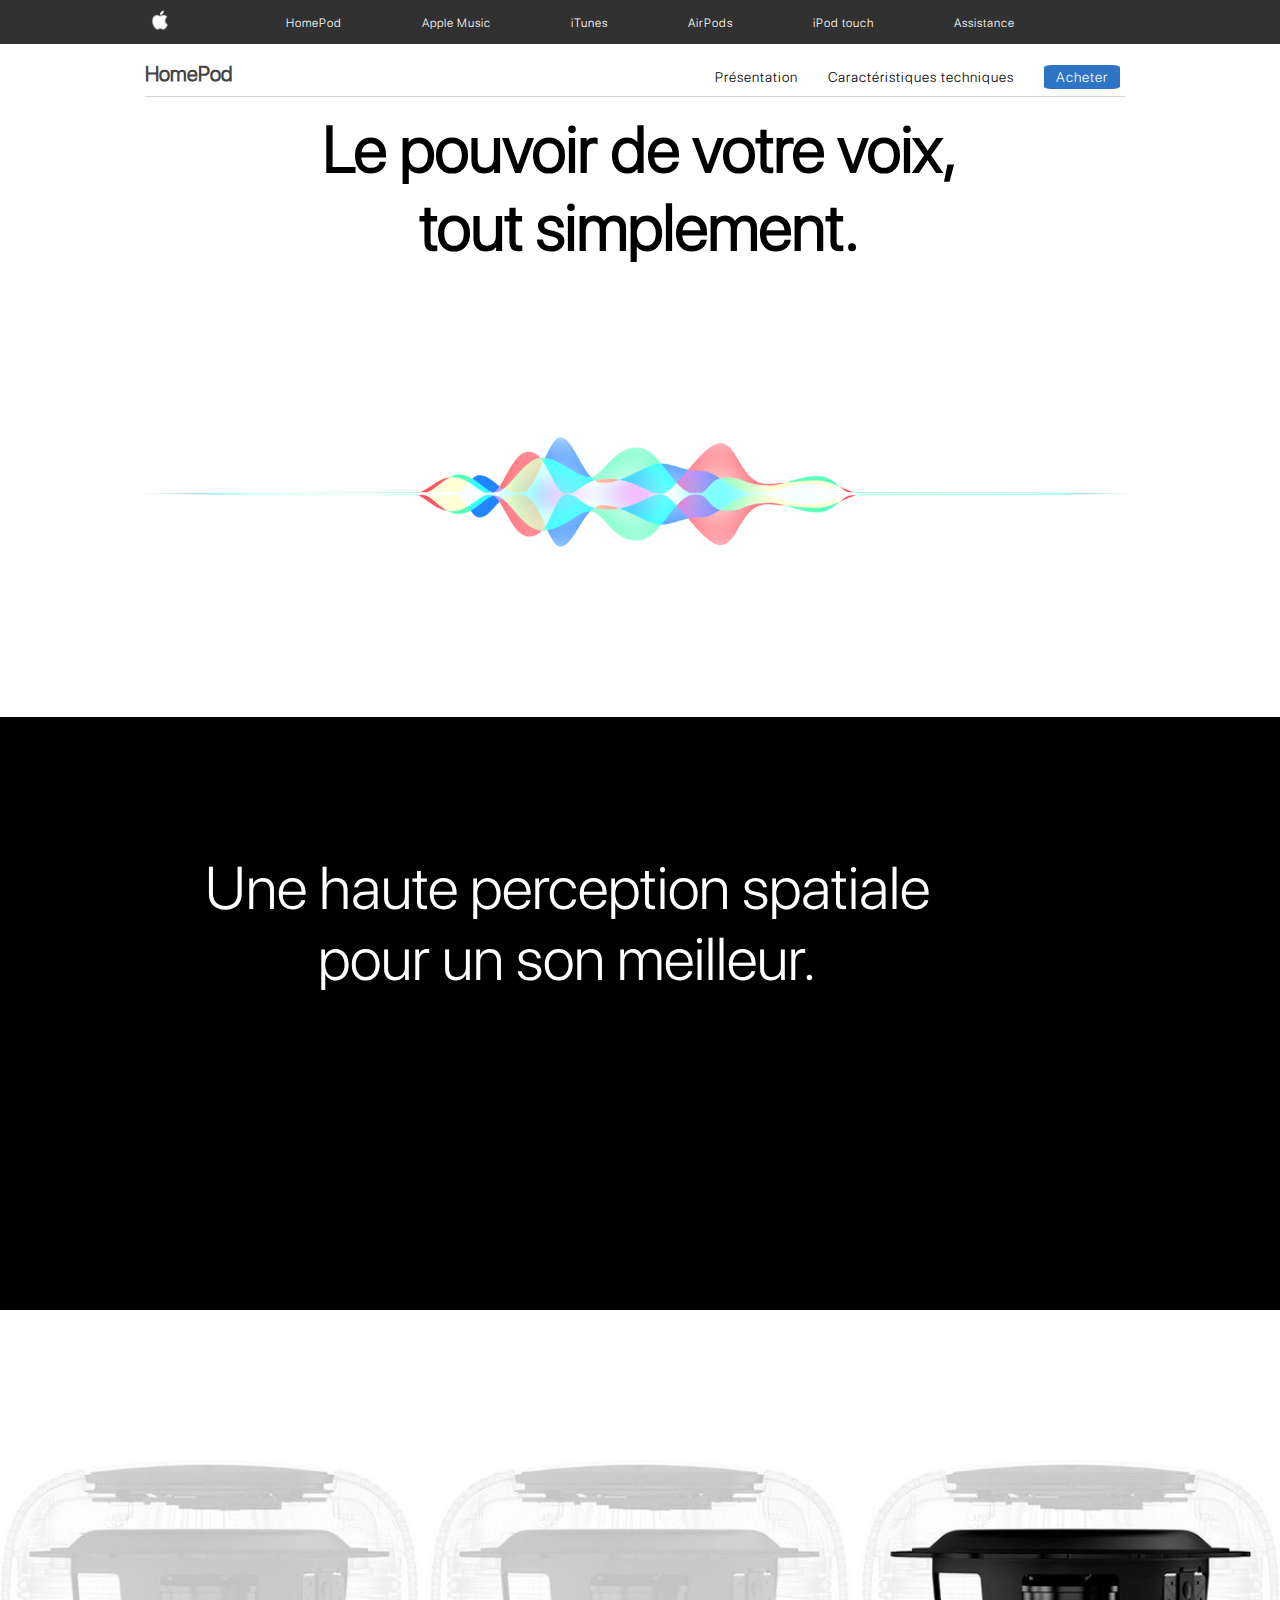
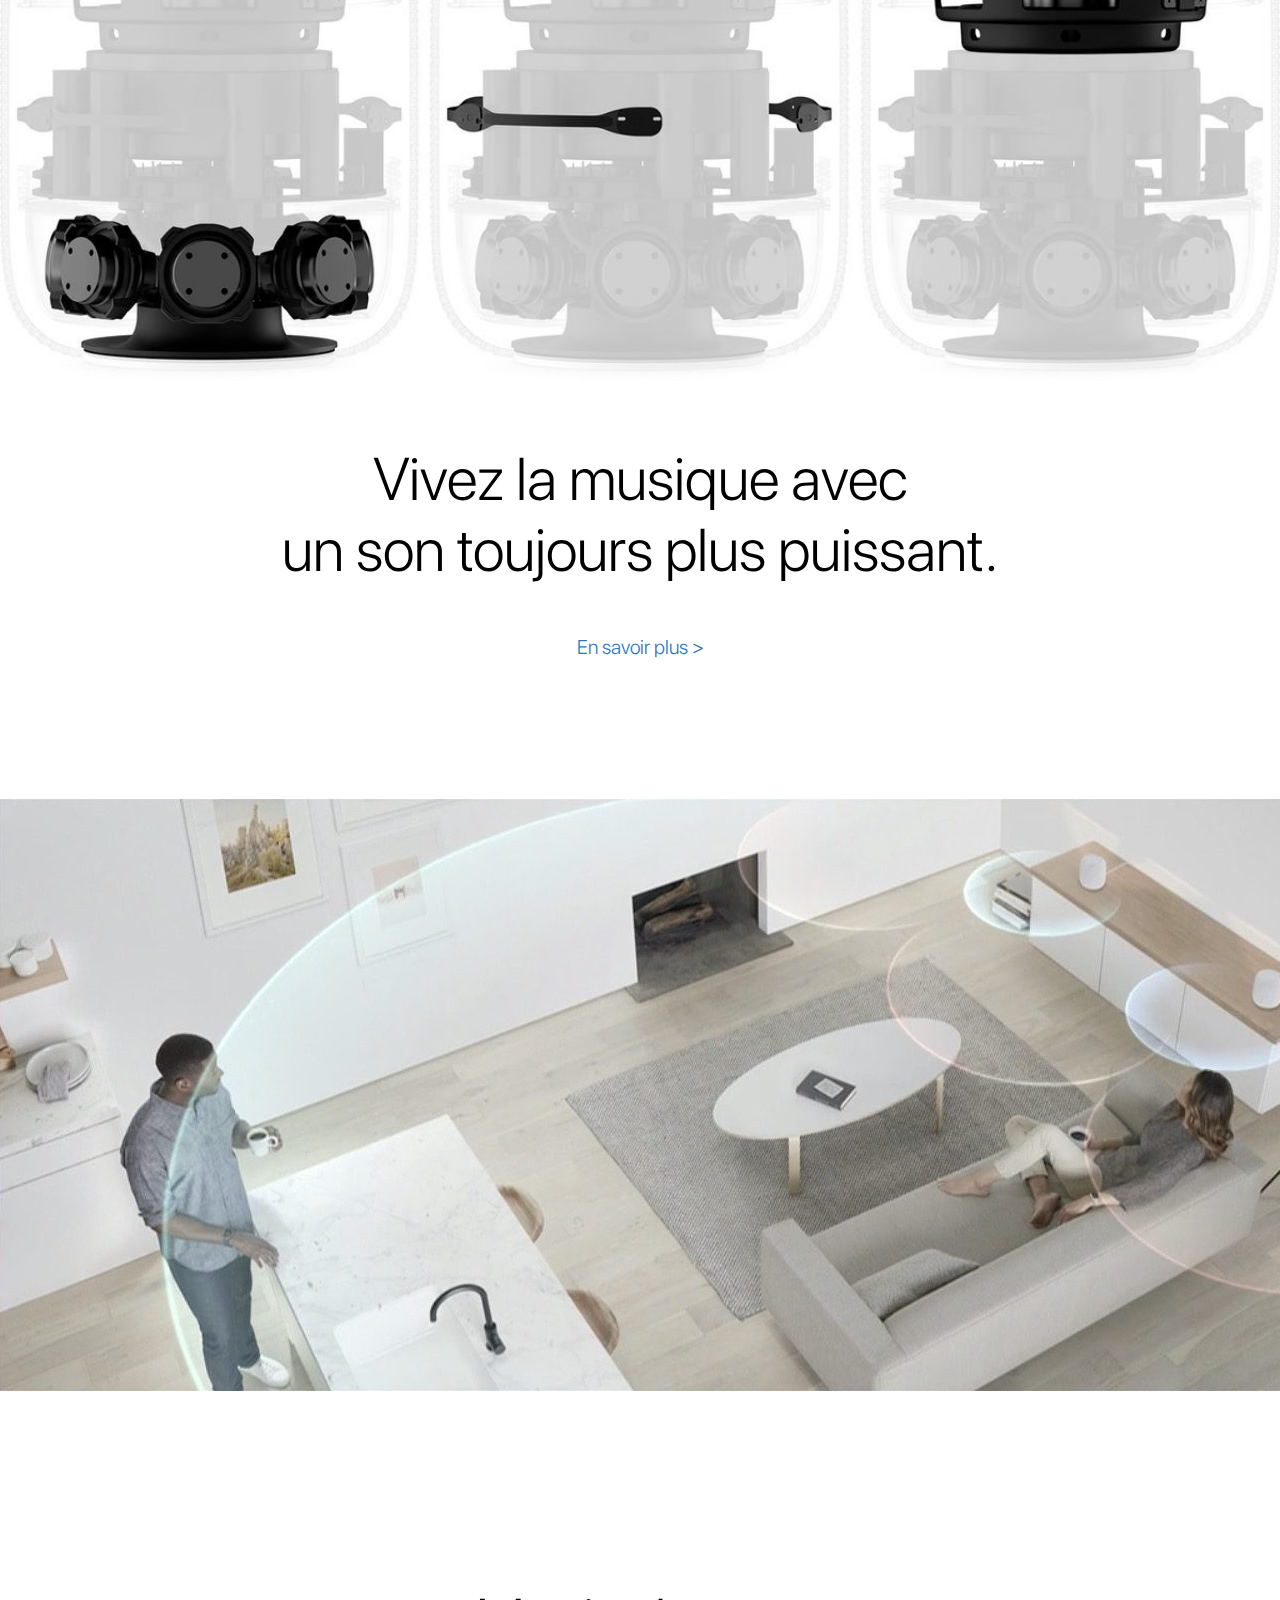
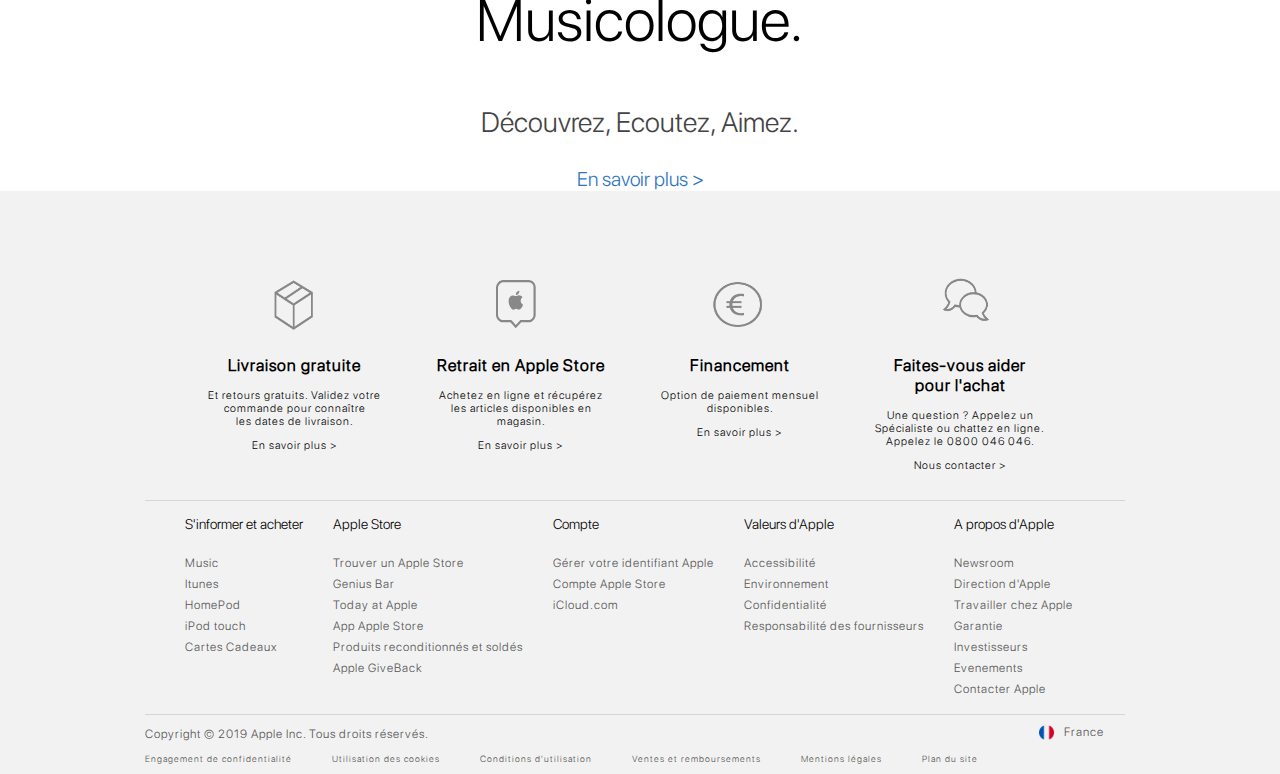
<file: Soutenance1 copie/page2.html>
<!DOCTYPE html>
<html lang="fr">
  <head>
    <meta charset="utf-8" />
    <title>HomePod - Apple (FR)</title>
    <meta name="description" content="description de la page" />
    <link href="https://fonts.googleapis.com/css?family=Niramit" rel="stylesheet">
    <link rel="stylesheet" href="styles/main.css">
    <link rel="stylesheet" href="https://use.fontawesome.com/releases/v5.7.2/css/all.css" integrity="sha384-fnmOCqbTlWIlj8LyTjo7mOUStjsKC4pOpQbqyi7RrhN7udi9RwhKkMHpvLbHG9Sr" crossorigin="anonymous">
    <link rel="icon" href="images/apple_logo.png" />
  </head>
  <body>
    <header>
      <div class="container">
        <a href="file:///Users/aurelie/Desktop/homepod/Soutenance1%20copie/index.html" title="Page d'accueil HomePod"><img src="images/apple-white-png-8.png" alt="logo"/></a>
        <nav>
        <ul>
          <li class="menuItem"><a href="file:///Users/aurelie/Desktop/homepod/Soutenance1%20copie/index.html" title="HomePod">HomePod</a></li>
          <li class="menuItem"><a href="https://www.apple.com/fr/apple-music/" title="Apple Music">Apple Music</a></li>
          <li class="menuItem"><a href="https://www.apple.com/fr/itunes/" title="Music">iTunes</a></li>
          <li class="menuItem"><a href="https://www.apple.com/fr/airpods/" title="Music">AirPods</a></li>
          <li class="menuItem"><a href="https://www.apple.com/fr/ipod-touch/" title="Music">iPod touch</a></li>
          <li class="menuItem"><a href="https://support.apple.com/fr-fr" title="Assistance">Assistance</a></li>
          <li class="menuItem bag"><span style="font-size: 15px; color: white;"><i class="fas fa-shopping-bag"></i></span>
            <ul class="menuBag">
              <li>Votre panier est vide.</li>
              <li>Panier</li>
              <li>Favoris</li>
              <li>Commandes</li>
              <li>Se connecter</li>
            </ul>
          </li>
        </ul>
      </nav>
      </div>
    </header>
    <main>
    <div class="container">
      <div class="containerSubMenu">
      <h2>HomePod</h2>
      <nav class="subMenu">
        <ul>
          <li class="subMenuItem"><a href="#" title="presentation">Présentation</a></li>
          <li class="subMenuItem"><a href="#" title="presentation">Caractéristiques techniques</a></li>
          <li class="subMenuItem"><a class="buy" href="https://www.apple.com/fr/shop/buy-homepod/homepod" title="acheter">Acheter</a></li>
        </ul>
      </nav>
    </div>
    <h1 id="title">Le pouvoir de votre voix,<br>tout simplement.</h1>
    <div class="bar">
    </div>
    <img id="imgSiri" src="images/siri.png" alt="siri"/>
    </div>
    <div class="video">
    <iframe width="960" height="410" src="https://www.youtube-nocookie.com/embed/0-oUNjM0Rgo?controls=0"  allow="accelerometer; autoplay; encrypted-media; gyroscope; picture-in-picture" allowfullscreen></iframe>
  </div>
  <div class="colorWhite">
  </div>
  <section class="rrr">
    <img id="sque" src="images/squelette.jpg" alt="squelette"/>
    <h2 class="black">Vivez la musique avec <br>un son toujours plus puissant.</h2>
    <a href="#" title="En savoir plus">En savoir plus ></a>
  </section>
    <div class="colorWhite">
    </div>
    <section class="spreadSound">
    <img id="spread" src="images/spread.jpg" alt="spread sound"/>
      <h2 class="white ttt">Une haute perception spatiale <br>pour un son meilleur.</h2>
    </section>
    <div class="colorWhite">
    </div>
    <section class="music">
      <h2 class="black">Musicologue.</h2>
      <p>
        Découvrez, Ecoutez, Aimez.
      </p>
      <a href="#" title="En savoir plus">En savoir plus ></a>
    </section>
    <!--
      <h2>L'iPod a réinventé la musique de poche. Le HomePod réinvente la musique de maison.</h2>
    -->
  </main>
    <footer>
      <div class="container">
        <section class="help">
        <a href="https://www.apple.com/fr/shop/shipping-pickup" title="En savoir plus">
       <img src="images/livraison.png" alt="livraison"/>
       <h2>Livraison gratuite</h2>
       <p>
         Et retours gratuits. Validez votre <br>commande pour connaître<br> les dates de livraison.
       </p>
       En savoir plus ></a>
       <a href="https://www.apple.com/fr/shop/shipping-pickup" title="En savoir plus">
      <img src="images/app.png" alt="Retrait"/>
      <h2>Retrait en Apple Store</h2>
      <p>
        Achetez en ligne et récupérez <br>les articles disponibles en<br>magasin.
      </p>
      En savoir plus ></a>
      <a href="https://www.apple.com/fr/shop/browse/finance/loan" title="En savoir plus">
     <img src="images/eur.png" alt="financement"/>
     <h2>Financement</h2>
     <p>
       Option de paiement mensuel<br>disponibles.
     </p>
     En savoir plus ></a>
     <a href="https://contactretail.apple.com/Help?pg=COM%3Ahomepod&ap=COM&c=fr&l=fr" title="En savoir plus">
    <img src="images/chat.png" alt="chat"/>
    <h2>Faites-vous aider <br>pour l'achat</h2>
    <p>
      Une question ? Appelez un <br>Spécialiste ou chattez en ligne.<br>Appelez le 0800 046 046.
    </p>
    Nous contacter ></a>
    </section>
    <div class="bar" id="bar2">
    </div>
        <nav class="footer">
           <ul class="info">
            <li class="footerItem">S'informer et acheter
             <ul class="aaa">
              <li class="subFooter"><a href="https://www.apple.com/fr/music/" title="Music">Music</a></li>
              <li class="subFooter"><a href="https://www.apple.com/fr/itunes/" title="Itunes">Itunes</a></li>
              <li class="subFooter"><a href="file:///Users/aurelie/Desktop/homepod/Soutenance1%20copie/index.html" title="HomePod">HomePod</a></li>
              <li class="subFooter"><a href="https://www.apple.com/fr/ipod-touch/" title="iPod touch">iPod touch</a></li>
              <li class="subFooter"><a href="https://www.apple.com/fr/shop/gift-cards" title="carte cadeau">Cartes Cadeaux</a></li>
             </ul>
            </li>
            <li class="footerItem">Apple Store
            <ul class="aaa">
            <li class="subFooter"><a href="https://www.apple.com/fr/retail/" title="find apple store">Trouver un Apple Store</a></li>
            <li class="subFooter"><a href="https://www.apple.com/fr/retail/geniusbar/" title="genius bar">Genius Bar</a></li>
            <li class="subFooter"><a href="https://www.apple.com/fr/today/" title="at apple">Today at Apple</a></li>
            <li class="subFooter"><a href="https://itunes.apple.com/fr/app/apple-store/id375380948?mt=8" title="app apple store">App Apple Store</a></li>
            <li class="subFooter"><a href="https://www.apple.com/fr/shop/refurbished" title="products">Produits reconditionnés et soldés</a></li>
            <li class="subFooter"><a href="https://www.apple.com/fr/trade-in/" title="giveback">Apple GiveBack</a></li>
          </ul>
            </li>
            <li class="footerItem">Compte
              <ul class="aaa">
                <li class="subFooter"><a href="https://appleid.apple.com/#!&page=signin" title="gerer id">Gérer votre identifiant Apple</a></li>
                <li class="subFooter"><a href="https://secure2.store.apple.com/fr/shop/account/home" title="compte apple store">Compte Apple Store</a></li>
                <li class="subFooter"><a href="https://www.icloud.com/" title="icloud">iCloud.com</a></li>
              </ul>
            </li>
            <li class="footerItem">Valeurs d'Apple
              <ul class="aaa">
                <li class="subFooter"><a href="https://www.apple.com/fr/accessibility/" title="acces">Accessibilité</a></li>
                <li class="subFooter"><a href="https://www.apple.com/fr/environment/" title="environment">Environnement</a></li>
                <li class="subFooter"><a href="https://www.apple.com/fr/privacy/" title="confidentialité">Confidentialité</a></li>
                <li class="subFooter"><a href="https://www.apple.com/fr/supplier-responsibility/" title="fournisseurs">Responsabilité des fournisseurs</a></li>
              </ul>
            </li>
            <li class="footerItem">A propos d'Apple
              <ul class="aaa">
                <li class="subFooter"><a href="https://www.apple.com/fr/newsroom/" title="find apple store">Newsroom</a></li>
                <li class="subFooter"><a href="https://www.apple.com/fr/leadership/" title="find apple store">Direction d'Apple</a></li>
                <li class="subFooter"><a href="https://www.apple.com/jobs/fr/" title="find apple store">Travailler chez Apple</a></li>
                <li class="subFooter"><a href="https://www.apple.com/legal/warranty/statutoryrights.html" title="find apple store">Garantie</a></li>
                <li class="subFooter"><a href="https://investor.apple.com/investor-relations/default.aspx" title="find apple store">Investisseurs</a></li>
                <li class="subFooter"><a href="https://www.apple.com/fr/apple-events/" title="find apple store">Evenements</a></li>
                <li class="subFooter"><a href="https://www.apple.com/fr/contact/" title="find apple store">Contacter Apple</a></li>
              </ul>
            </li>
           </ul>
      </nav>
      <div class="bar" id="bar3">
      </div>
      <section class="copyright">
      <p id="copyright">
        Copyright © 2019 Apple Inc. Tous droits réservés.
      </p>
      <img id="flag" src="images/drapeau.png" alt="langue"/>
      <h6 class="none">a</h6>
      <a id="fff" href="https://www.apple.com/choose-country-region/" title="language">France</a>
    </section>
    <a class="bas first" href="https://www.apple.com/legal/privacy/fr-ww/" title="confidentialité">Engagement de confidentialité</a>
    <a class="bas" href="https://www.apple.com/legal/privacy/fr-ww/cookies/" title="confidentialité">Utilisation des cookies</a>
    <a class="bas" href="https://www.apple.com/fr/legal/internet-services/terms/site.html" title="confidentialité">Conditions d'utilisation</a>
    <a class="bas" href="https://www.apple.com/fr/shop/browse/open/salespolicies" title="confidentialité">Ventes et remboursements</a>
    <a class="bas" href="https://www.apple.com/fr/legal/" title="confidentialité">Mentions légales</a>
    <a class="bas" href="https://www.apple.com/fr/sitemap/" title="confidentialité">Plan du site</a>
      </div>
    </footer>
    </body>
    </html>
</file>
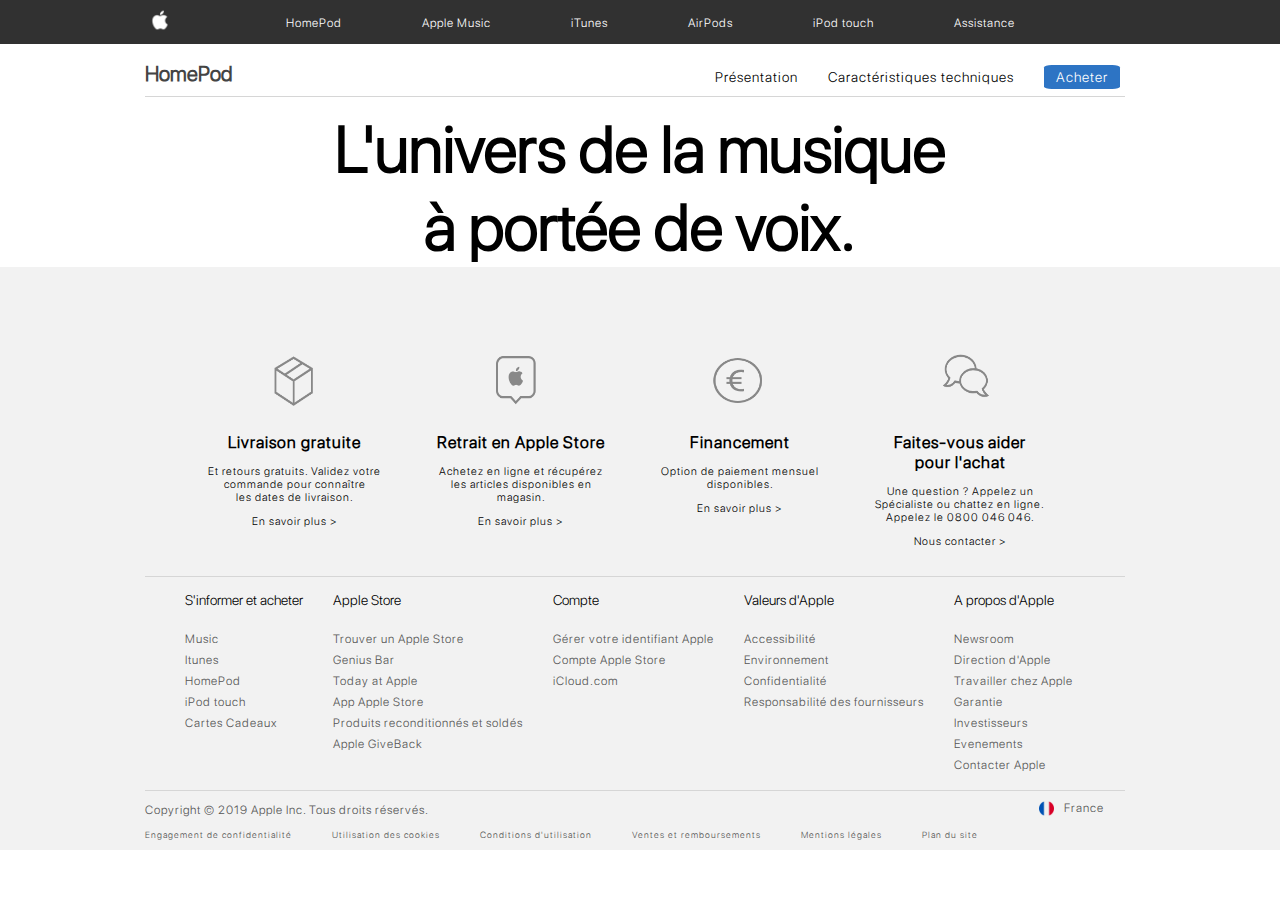
<file: Soutenance1 copie/page3.html>
<!DOCTYPE html>
<html lang="fr">
  <head>
    <meta charset="utf-8" />
    <title>HomePod - Apple (FR)</title>
    <meta name="description" content="description de la page" />
    <link href="https://fonts.googleapis.com/css?family=Niramit" rel="stylesheet">
    <link rel="stylesheet" href="styles/main.css">
    <link rel="stylesheet" href="https://use.fontawesome.com/releases/v5.7.2/css/all.css" integrity="sha384-fnmOCqbTlWIlj8LyTjo7mOUStjsKC4pOpQbqyi7RrhN7udi9RwhKkMHpvLbHG9Sr" crossorigin="anonymous">
    <link rel="icon" href="images/apple_logo.png" />
  </head>
  <body>
    <header>
      <div class="container">
        <a href="file:///Users/aurelie/Desktop/homepod/Soutenance1%20copie/index.html" title="Page d'accueil HomePod"><img src="images/apple-white-png-8.png" alt="logo"/></a>
        <nav>
        <ul>
          <li class="menuItem"><a href="file:///Users/aurelie/Desktop/homepod/Soutenance1%20copie/index.html" title="HomePod">HomePod</a></li>
          <li class="menuItem"><a href="https://www.apple.com/fr/apple-music/" title="Apple Music">Apple Music</a></li>
          <li class="menuItem"><a href="https://www.apple.com/fr/itunes/" title="Music">iTunes</a></li>
          <li class="menuItem"><a href="https://www.apple.com/fr/airpods/" title="Music">AirPods</a></li>
          <li class="menuItem"><a href="https://www.apple.com/fr/ipod-touch/" title="Music">iPod touch</a></li>
          <li class="menuItem"><a href="https://support.apple.com/fr-fr" title="Assistance">Assistance</a></li>
          <li class="menuItem bag"><span style="font-size: 15px; color: white;"><i class="fas fa-shopping-bag"></i></span>
            <ul class="menuBag">
              <li>Votre panier est vide.</li>
              <li>Panier</li>
              <li>Favoris</li>
              <li>Commandes</li>
              <li>Se connecter</li>
            </ul>
          </li>
        </ul>
      </nav>
      </div>
    </header>
    <main>
    <div class="container">
      <div class="containerSubMenu">
      <h2>HomePod</h2>
      <nav class="subMenu">
        <ul>
          <li class="subMenuItem"><a href="file:///Users/aurelie/Desktop/homepod/Soutenance1%20copie/page2.html" title="presentation">Présentation</a></li>
          <li class="subMenuItem"><a href="file:///Users/aurelie/Desktop/homepod/Soutenance1%20copie/page3.html" title="presentation">Caractéristiques techniques</a></li>
          <li class="subMenuItem"><a class="buy" href="https://www.apple.com/fr/shop/buy-homepod/homepod" title="acheter">Acheter</a></li>
        </ul>
      </nav>
    </div>
    <h1 id="title">L'univers de la musique<br>à portée de voix.</h1>
    <div class="bar">
    </div>
    </div>

    <footer>
      <div class="container">
        <section class="help">
        <a href="https://www.apple.com/fr/shop/shipping-pickup" title="En savoir plus">
       <img src="images/livraison.png" alt="livraison"/>
       <h2>Livraison gratuite</h2>
       <p>
         Et retours gratuits. Validez votre <br>commande pour connaître<br> les dates de livraison.
       </p>
       En savoir plus ></a>
       <a href="https://www.apple.com/fr/shop/shipping-pickup" title="En savoir plus">
      <img src="images/app.png" alt="Retrait"/>
      <h2>Retrait en Apple Store</h2>
      <p>
        Achetez en ligne et récupérez <br>les articles disponibles en<br>magasin.
      </p>
      En savoir plus ></a>
      <a href="https://www.apple.com/fr/shop/browse/finance/loan" title="En savoir plus">
     <img src="images/eur.png" alt="financement"/>
     <h2>Financement</h2>
     <p>
       Option de paiement mensuel<br>disponibles.
     </p>
     En savoir plus ></a>
     <a href="https://contactretail.apple.com/Help?pg=COM%3Ahomepod&ap=COM&c=fr&l=fr" title="En savoir plus">
    <img src="images/chat.png" alt="chat"/>
    <h2>Faites-vous aider <br>pour l'achat</h2>
    <p>
      Une question ? Appelez un <br>Spécialiste ou chattez en ligne.<br>Appelez le 0800 046 046.
    </p>
    Nous contacter ></a>
  </section>
  <div class="bar" id="bar2">
  </div>
        <nav class="footer">
           <ul class="info">
            <li class="footerItem">S'informer et acheter
             <ul class="aaa">
              <li class="subFooter"><a href="https://www.apple.com/fr/music/" title="Music">Music</a></li>
              <li class="subFooter"><a href="https://www.apple.com/fr/itunes/" title="Itunes">Itunes</a></li>
              <li class="subFooter"><a href="file:///Users/aurelie/Desktop/homepod/Soutenance1%20copie/index.html" title="HomePod">HomePod</a></li>
              <li class="subFooter"><a href="https://www.apple.com/fr/ipod-touch/" title="iPod touch">iPod touch</a></li>
              <li class="subFooter"><a href="https://www.apple.com/fr/shop/gift-cards" title="carte cadeau">Cartes Cadeaux</a></li>
             </ul>
            </li>
            <li class="footerItem">Apple Store
            <ul class="aaa">
            <li class="subFooter"><a href="https://www.apple.com/fr/retail/" title="find apple store">Trouver un Apple Store</a></li>
            <li class="subFooter"><a href="https://www.apple.com/fr/retail/geniusbar/" title="genius bar">Genius Bar</a></li>
            <li class="subFooter"><a href="https://www.apple.com/fr/today/" title="at apple">Today at Apple</a></li>
            <li class="subFooter"><a href="https://itunes.apple.com/fr/app/apple-store/id375380948?mt=8" title="app apple store">App Apple Store</a></li>
            <li class="subFooter"><a href="https://www.apple.com/fr/shop/refurbished" title="products">Produits reconditionnés et soldés</a></li>
            <li class="subFooter"><a href="https://www.apple.com/fr/trade-in/" title="giveback">Apple GiveBack</a></li>
          </ul>
            </li>
            <li class="footerItem">Compte
              <ul class="aaa">
                <li class="subFooter"><a href="https://appleid.apple.com/#!&page=signin" title="gerer id">Gérer votre identifiant Apple</a></li>
                <li class="subFooter"><a href="https://secure2.store.apple.com/fr/shop/account/home" title="compte apple store">Compte Apple Store</a></li>
                <li class="subFooter"><a href="https://www.icloud.com/" title="icloud">iCloud.com</a></li>
              </ul>
            </li>
            <li class="footerItem">Valeurs d'Apple
              <ul class="aaa">
                <li class="subFooter"><a href="https://www.apple.com/fr/accessibility/" title="acces">Accessibilité</a></li>
                <li class="subFooter"><a href="https://www.apple.com/fr/environment/" title="environment">Environnement</a></li>
                <li class="subFooter"><a href="https://www.apple.com/fr/privacy/" title="confidentialité">Confidentialité</a></li>
                <li class="subFooter"><a href="https://www.apple.com/fr/supplier-responsibility/" title="fournisseurs">Responsabilité des fournisseurs</a></li>
              </ul>
            </li>
            <li class="footerItem">A propos d'Apple
              <ul class="aaa">
                <li class="subFooter"><a href="https://www.apple.com/fr/newsroom/" title="find apple store">Newsroom</a></li>
                <li class="subFooter"><a href="https://www.apple.com/fr/leadership/" title="find apple store">Direction d'Apple</a></li>
                <li class="subFooter"><a href="https://www.apple.com/jobs/fr/" title="find apple store">Travailler chez Apple</a></li>
                <li class="subFooter"><a href="https://www.apple.com/legal/warranty/statutoryrights.html" title="find apple store">Garantie</a></li>
                <li class="subFooter"><a href="https://investor.apple.com/investor-relations/default.aspx" title="find apple store">Investisseurs</a></li>
                <li class="subFooter"><a href="https://www.apple.com/fr/apple-events/" title="find apple store">Evenements</a></li>
                <li class="subFooter"><a href="https://www.apple.com/fr/contact/" title="find apple store">Contacter Apple</a></li>
              </ul>
            </li>
           </ul>
      </nav>
      <div class="bar" id="bar3">
      </div>
      <section class="copyright">
      <p id="copyright">
        Copyright © 2019 Apple Inc. Tous droits réservés.
      </p>
      <img id="flag" src="images/drapeau.png" alt="langue"/>
      <h6 class="none">a</h6>
      <a id="fff" href="https://www.apple.com/choose-country-region/" title="language">France</a>
    </section>
    <a class="bas first" href="https://www.apple.com/legal/privacy/fr-ww/" title="confidentialité">Engagement de confidentialité</a>
    <a class="bas" href="https://www.apple.com/legal/privacy/fr-ww/cookies/" title="confidentialité">Utilisation des cookies</a>
    <a class="bas" href="https://www.apple.com/fr/legal/internet-services/terms/site.html" title="confidentialité">Conditions d'utilisation</a>
    <a class="bas" href="https://www.apple.com/fr/shop/browse/open/salespolicies" title="confidentialité">Ventes et remboursements</a>
    <a class="bas" href="https://www.apple.com/fr/legal/" title="confidentialité">Mentions légales</a>
    <a class="bas" href="https://www.apple.com/fr/sitemap/" title="confidentialité">Plan du site</a>
      </div>
    </footer>
  </body>
</html>
</file>
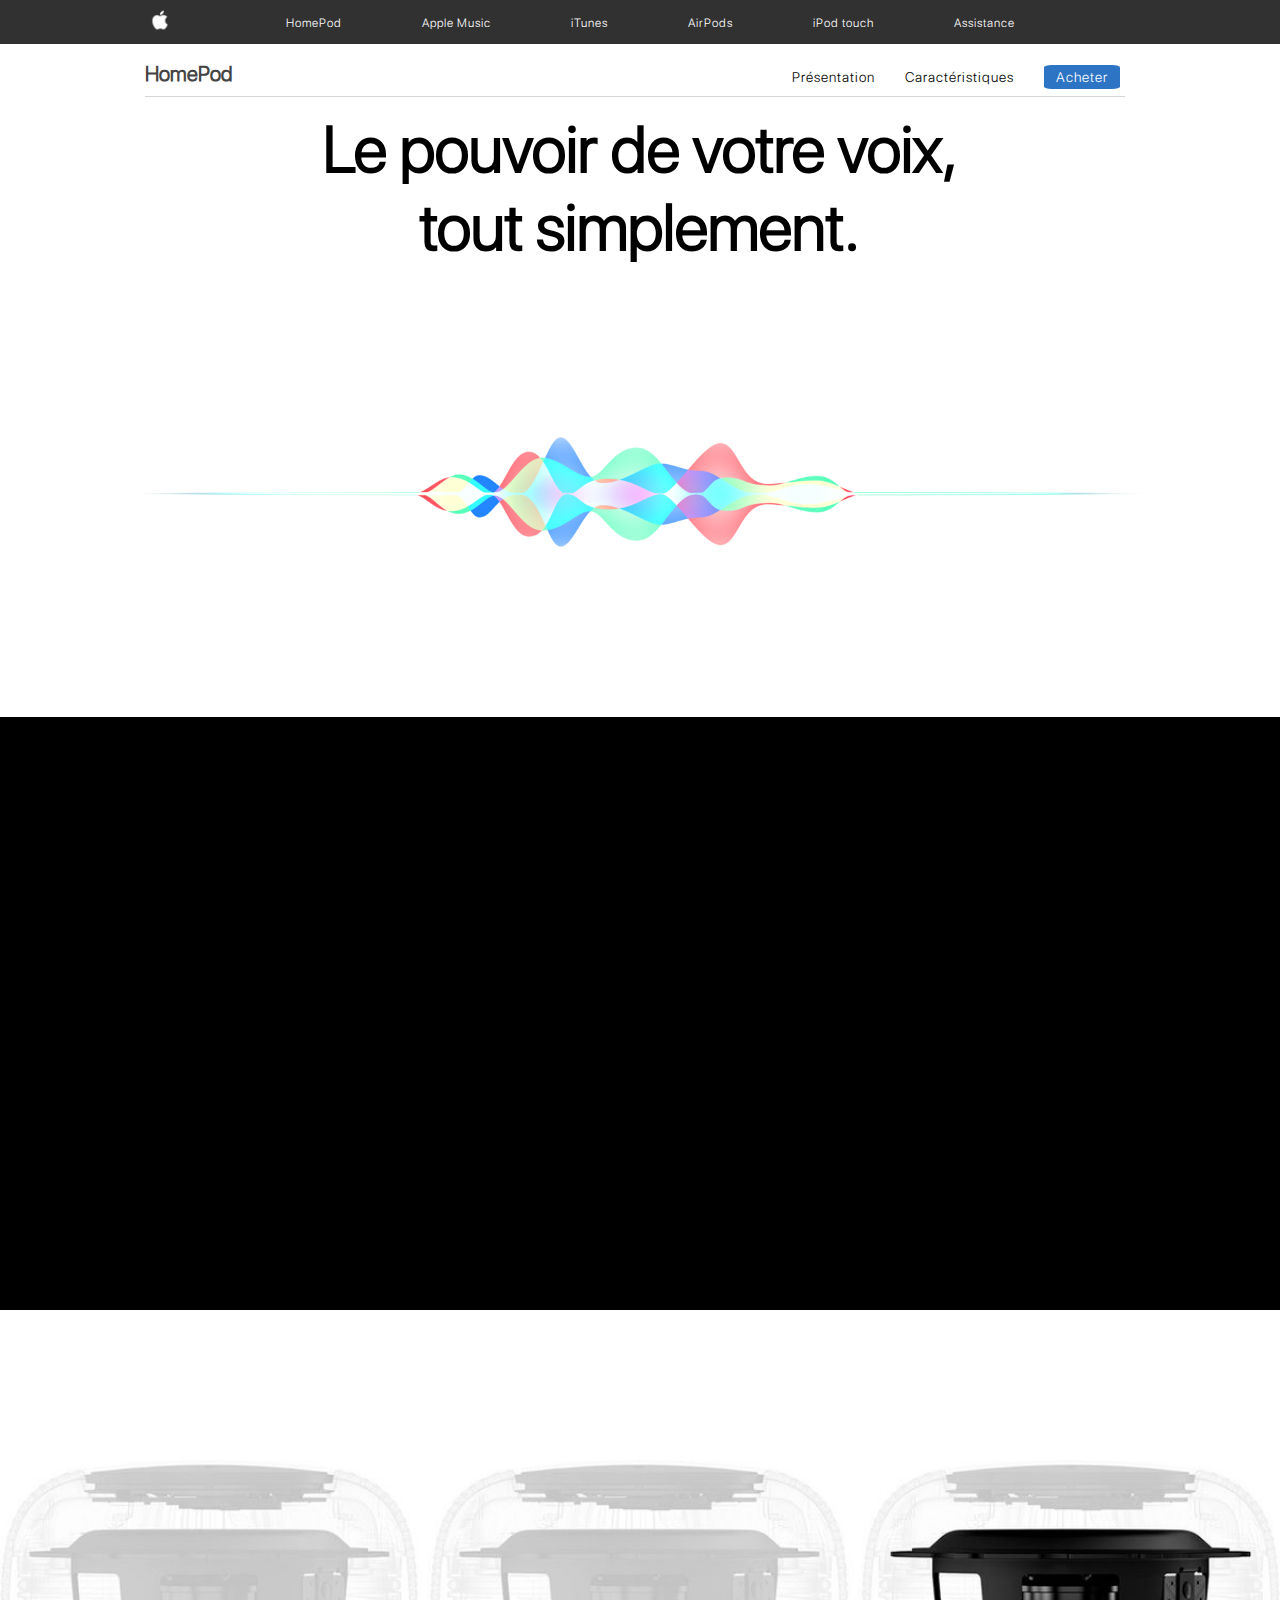
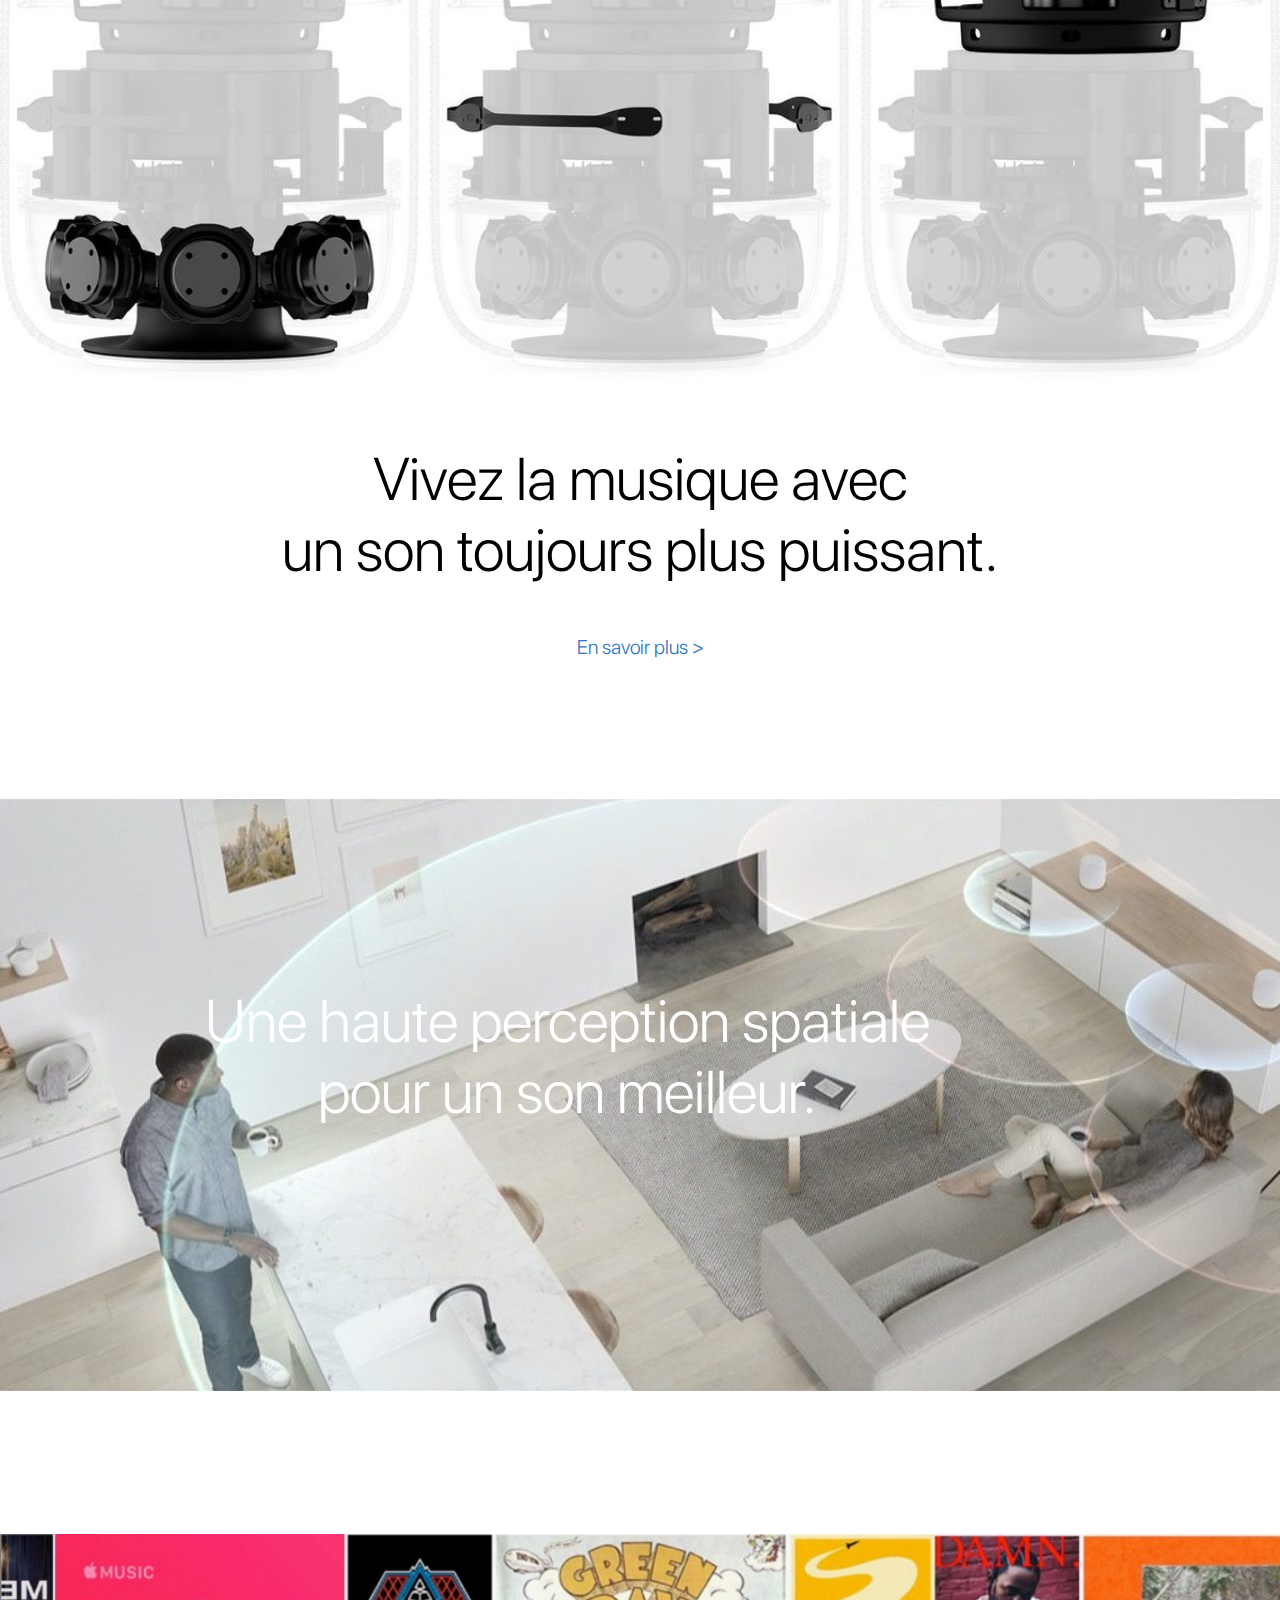
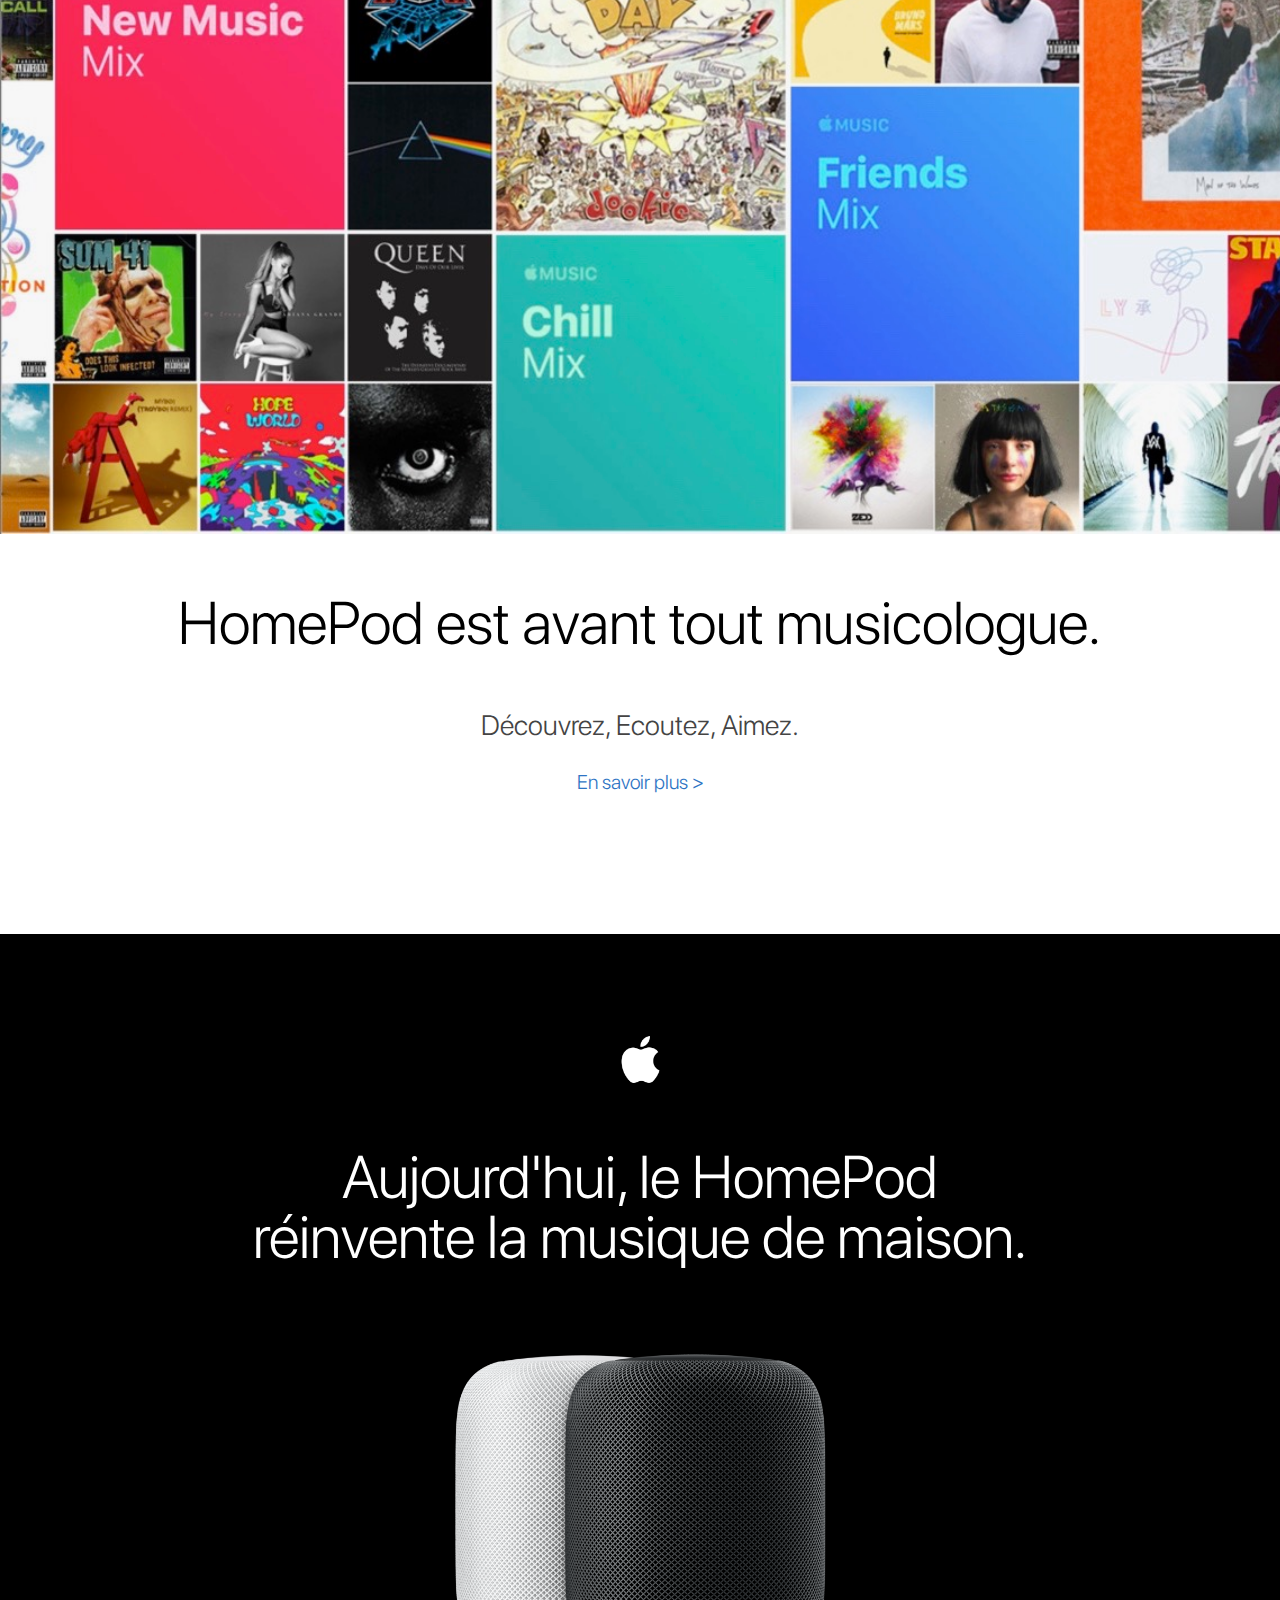
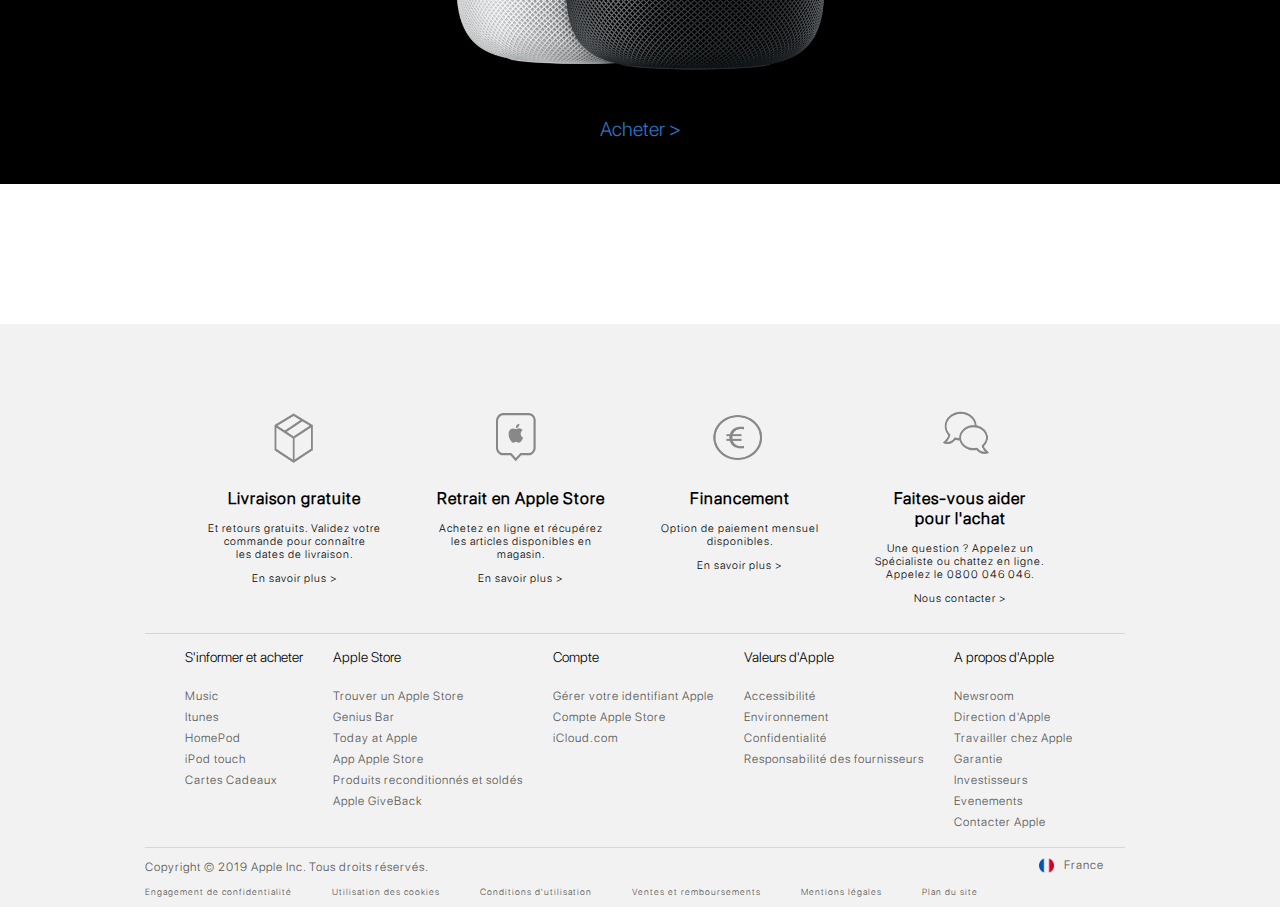
<file: Soutenance1/page2.html>
<!DOCTYPE html>
<html lang="fr">
  <head>
    <meta charset="utf-8" />
    <title>HomePod - Apple (FR)</title>
    <meta name="description" content="description de la page" />
    <link href="https://fonts.googleapis.com/css?family=Niramit" rel="stylesheet">
    <link rel="stylesheet" href="styles/main.css">
    <link rel="stylesheet" href="https://use.fontawesome.com/releases/v5.7.2/css/all.css" integrity="sha384-fnmOCqbTlWIlj8LyTjo7mOUStjsKC4pOpQbqyi7RrhN7udi9RwhKkMHpvLbHG9Sr" crossorigin="anonymous">
    <link rel="icon" href="images/apple_logo.png" />
  </head>
  <body>
    <header>
      <div class="container">
        <a href="https://aureliedo.github.io/homepod/Soutenance1/index.html" title="Page d'accueil HomePod"><img src="images/apple-white-png-8.png" alt="logo"/></a>
        <nav>
        <ul>
          <li class="menuItem"><a href="https://aureliedo.github.io/homepod/Soutenance1/index.html" title="HomePod">HomePod</a></li>
          <li class="menuItem"><a href="https://www.apple.com/fr/apple-music/" title="Apple Music">Apple Music</a></li>
          <li class="menuItem"><a href="https://www.apple.com/fr/itunes/" title="Music">iTunes</a></li>
          <li class="menuItem"><a href="https://www.apple.com/fr/airpods/" title="Music">AirPods</a></li>
          <li class="menuItem"><a href="https://www.apple.com/fr/ipod-touch/" title="Music">iPod touch</a></li>
          <li class="menuItem"><a href="https://support.apple.com/fr-fr" title="Assistance">Assistance</a></li>
          <li class="menuItem bag"><span style="font-size: 15px; color: white;"><i class="fas fa-shopping-bag"></i></span>
            <ul class="menuBag">
              <li>Votre panier est vide.</li>
              <li>Panier</li>
              <li>Favoris</li>
              <li>Commandes</li>
              <li>Se connecter</li>
            </ul>
          </li>
        </ul>
      </nav>
      </div>
    </header>
    <main>
    <div class="container">
      <div class="containerSubMenu">
      <h2>HomePod</h2>
      <nav class="subMenu">
        <ul>
          <li class="subMenuItem"><a href="https://aureliedo.github.io/homepod/Soutenance1/page2.html" title="presentation">Présentation</a></li>
          <li class="subMenuItem"><a href="https://aureliedo.github.io/homepod/Soutenance1/page3.html" title="presentation">Caractéristiques</a></li>
          <li class="subMenuItem"><a class="buy" href="https://www.apple.com/fr/shop/buy-homepod/homepod" title="acheter">Acheter</a></li>
        </ul>
      </nav>
    </div>
    <h1 id="title">Le pouvoir de votre voix,<br>tout simplement.</h1>
    <div class="bar">
    </div>
    <img id="imgSiri" src="images/siri.png" alt="siri"/>
    </div>
    <div class="video">
    <iframe width="960" height="410" src="https://www.youtube-nocookie.com/embed/0-oUNjM0Rgo?controls=0"  allow="accelerometer; autoplay; encrypted-media; gyroscope; picture-in-picture" allowfullscreen></iframe>
  </div>
  <div class="colorWhite">
  </div>
  <section class="rrr">
    <img id="sque" src="images/squelette.jpg" alt="squelette"/>
    <h2 class="black">Vivez la musique avec <br>un son toujours plus puissant.</h2>
    <a href="https://aureliedo.github.io/homepod/Soutenance1/page3.html" title="En savoir plus">En savoir plus ></a>
  </section>
    <div class="colorWhite">
    </div>
    <section class="spreadSound">
    <img id="spread" src="images/spread.jpg" alt="spread sound"/>
      <h2 class="white ttt">Une haute perception spatiale <br>pour un son meilleur.</h2>
    </section>
    <div class="colorWhite">
    </div>
    <section class="music">
      <img class="ggg" src="images/frise_music.jpeg" alt="frise musique"/>
      <h2 class="black">HomePod est avant tout musicologue.</h2>
      <p>
        Découvrez, Ecoutez, Aimez.
      </p>
      <a href="https://www.apple.com/fr/apple-music/" title="En savoir plus">En savoir plus ></a>
    </section>
    <div class="colorWhite">
    </div>
    <div class="colorBlack final">
      <section class="eee">
      <img class="icon" src="images/apple-white-png-8.png" alt="icon"/>
      <h2 class="white">Aujourd'hui, le HomePod <br>réinvente la musique de maison.</h2>
      <img class="homesize" src="images/HomePods.png" alt="deux homepods"/>
      <a href="https://www.apple.com/fr/shop/buy-homepod/homepod" title="acheter">Acheter ></a>
    </section>
    </div>
    <div class="colorWhite">
    </div>
  </main>
    <footer>
      <div class="container">
        <section class="help">
        <a href="https://www.apple.com/fr/shop/shipping-pickup" title="En savoir plus">
       <img src="images/livraison.png" alt="livraison"/>
       <h2>Livraison gratuite</h2>
       <p>
         Et retours gratuits. Validez votre <br>commande pour connaître<br> les dates de livraison.
       </p>
       En savoir plus ></a>
       <a href="https://www.apple.com/fr/shop/shipping-pickup" title="En savoir plus">
      <img src="images/app.png" alt="Retrait"/>
      <h2>Retrait en Apple Store</h2>
      <p>
        Achetez en ligne et récupérez <br>les articles disponibles en<br>magasin.
      </p>
      En savoir plus ></a>
      <a href="https://www.apple.com/fr/shop/browse/finance/loan" title="En savoir plus">
     <img src="images/eur.png" alt="financement"/>
     <h2>Financement</h2>
     <p>
       Option de paiement mensuel<br>disponibles.
     </p>
     En savoir plus ></a>
     <a href="https://contactretail.apple.com/Help?pg=COM%3Ahomepod&ap=COM&c=fr&l=fr" title="En savoir plus">
    <img src="images/chat.png" alt="chat"/>
    <h2>Faites-vous aider <br>pour l'achat</h2>
    <p>
      Une question ? Appelez un <br>Spécialiste ou chattez en ligne.<br>Appelez le 0800 046 046.
    </p>
    Nous contacter ></a>
    </section>
    <div class="bar" id="bar2">
    </div>
        <nav class="footer">
           <ul class="info">
            <li class="footerItem">S'informer et acheter
             <ul class="aaa">
              <li class="subFooter"><a href="https://www.apple.com/fr/music/" title="Music">Music</a></li>
              <li class="subFooter"><a href="https://www.apple.com/fr/itunes/" title="Itunes">Itunes</a></li>
              <li class="subFooter"><a href="file:///Users/aurelie/Desktop/homepod/Soutenance1%20copie/index.html" title="HomePod">HomePod</a></li>
              <li class="subFooter"><a href="https://www.apple.com/fr/ipod-touch/" title="iPod touch">iPod touch</a></li>
              <li class="subFooter"><a href="https://www.apple.com/fr/shop/gift-cards" title="carte cadeau">Cartes Cadeaux</a></li>
             </ul>
            </li>
            <li class="footerItem">Apple Store
            <ul class="aaa">
            <li class="subFooter"><a href="https://www.apple.com/fr/retail/" title="find apple store">Trouver un Apple Store</a></li>
            <li class="subFooter"><a href="https://www.apple.com/fr/retail/geniusbar/" title="genius bar">Genius Bar</a></li>
            <li class="subFooter"><a href="https://www.apple.com/fr/today/" title="at apple">Today at Apple</a></li>
            <li class="subFooter"><a href="https://itunes.apple.com/fr/app/apple-store/id375380948?mt=8" title="app apple store">App Apple Store</a></li>
            <li class="subFooter"><a href="https://www.apple.com/fr/shop/refurbished" title="products">Produits reconditionnés et soldés</a></li>
            <li class="subFooter"><a href="https://www.apple.com/fr/trade-in/" title="giveback">Apple GiveBack</a></li>
          </ul>
            </li>
            <li class="footerItem">Compte
              <ul class="aaa">
                <li class="subFooter"><a href="https://appleid.apple.com/#!&page=signin" title="gerer id">Gérer votre identifiant Apple</a></li>
                <li class="subFooter"><a href="https://secure2.store.apple.com/fr/shop/account/home" title="compte apple store">Compte Apple Store</a></li>
                <li class="subFooter"><a href="https://www.icloud.com/" title="icloud">iCloud.com</a></li>
              </ul>
            </li>
            <li class="footerItem">Valeurs d'Apple
              <ul class="aaa">
                <li class="subFooter"><a href="https://www.apple.com/fr/accessibility/" title="acces">Accessibilité</a></li>
                <li class="subFooter"><a href="https://www.apple.com/fr/environment/" title="environment">Environnement</a></li>
                <li class="subFooter"><a href="https://www.apple.com/fr/privacy/" title="confidentialité">Confidentialité</a></li>
                <li class="subFooter"><a href="https://www.apple.com/fr/supplier-responsibility/" title="fournisseurs">Responsabilité des fournisseurs</a></li>
              </ul>
            </li>
            <li class="footerItem">A propos d'Apple
              <ul class="aaa">
                <li class="subFooter"><a href="https://www.apple.com/fr/newsroom/" title="find apple store">Newsroom</a></li>
                <li class="subFooter"><a href="https://www.apple.com/fr/leadership/" title="find apple store">Direction d'Apple</a></li>
                <li class="subFooter"><a href="https://www.apple.com/jobs/fr/" title="find apple store">Travailler chez Apple</a></li>
                <li class="subFooter"><a href="https://www.apple.com/legal/warranty/statutoryrights.html" title="find apple store">Garantie</a></li>
                <li class="subFooter"><a href="https://investor.apple.com/investor-relations/default.aspx" title="find apple store">Investisseurs</a></li>
                <li class="subFooter"><a href="https://www.apple.com/fr/apple-events/" title="find apple store">Evenements</a></li>
                <li class="subFooter"><a href="https://www.apple.com/fr/contact/" title="find apple store">Contacter Apple</a></li>
              </ul>
            </li>
           </ul>
      </nav>
      <div class="bar" id="bar3">
      </div>
      <section class="copyright">
      <p id="copyright">
        Copyright © 2019 Apple Inc. Tous droits réservés.
      </p>
      <img id="flag" src="images/drapeau.png" alt="langue"/>
      <h6 class="none">a</h6>
      <a id="fff" href="https://www.apple.com/choose-country-region/" title="language">France</a>
    </section>
    <a class="bas first" href="https://www.apple.com/legal/privacy/fr-ww/" title="confidentialité">Engagement de confidentialité</a>
    <a class="bas" href="https://www.apple.com/legal/privacy/fr-ww/cookies/" title="confidentialité">Utilisation des cookies</a>
    <a class="bas" href="https://www.apple.com/fr/legal/internet-services/terms/site.html" title="confidentialité">Conditions d'utilisation</a>
    <a class="bas" href="https://www.apple.com/fr/shop/browse/open/salespolicies" title="confidentialité">Ventes et remboursements</a>
    <a class="bas" href="https://www.apple.com/fr/legal/" title="confidentialité">Mentions légales</a>
    <a class="bas" href="https://www.apple.com/fr/sitemap/" title="confidentialité">Plan du site</a>
      </div>
    </footer>
    </body>
    </html>
</file>
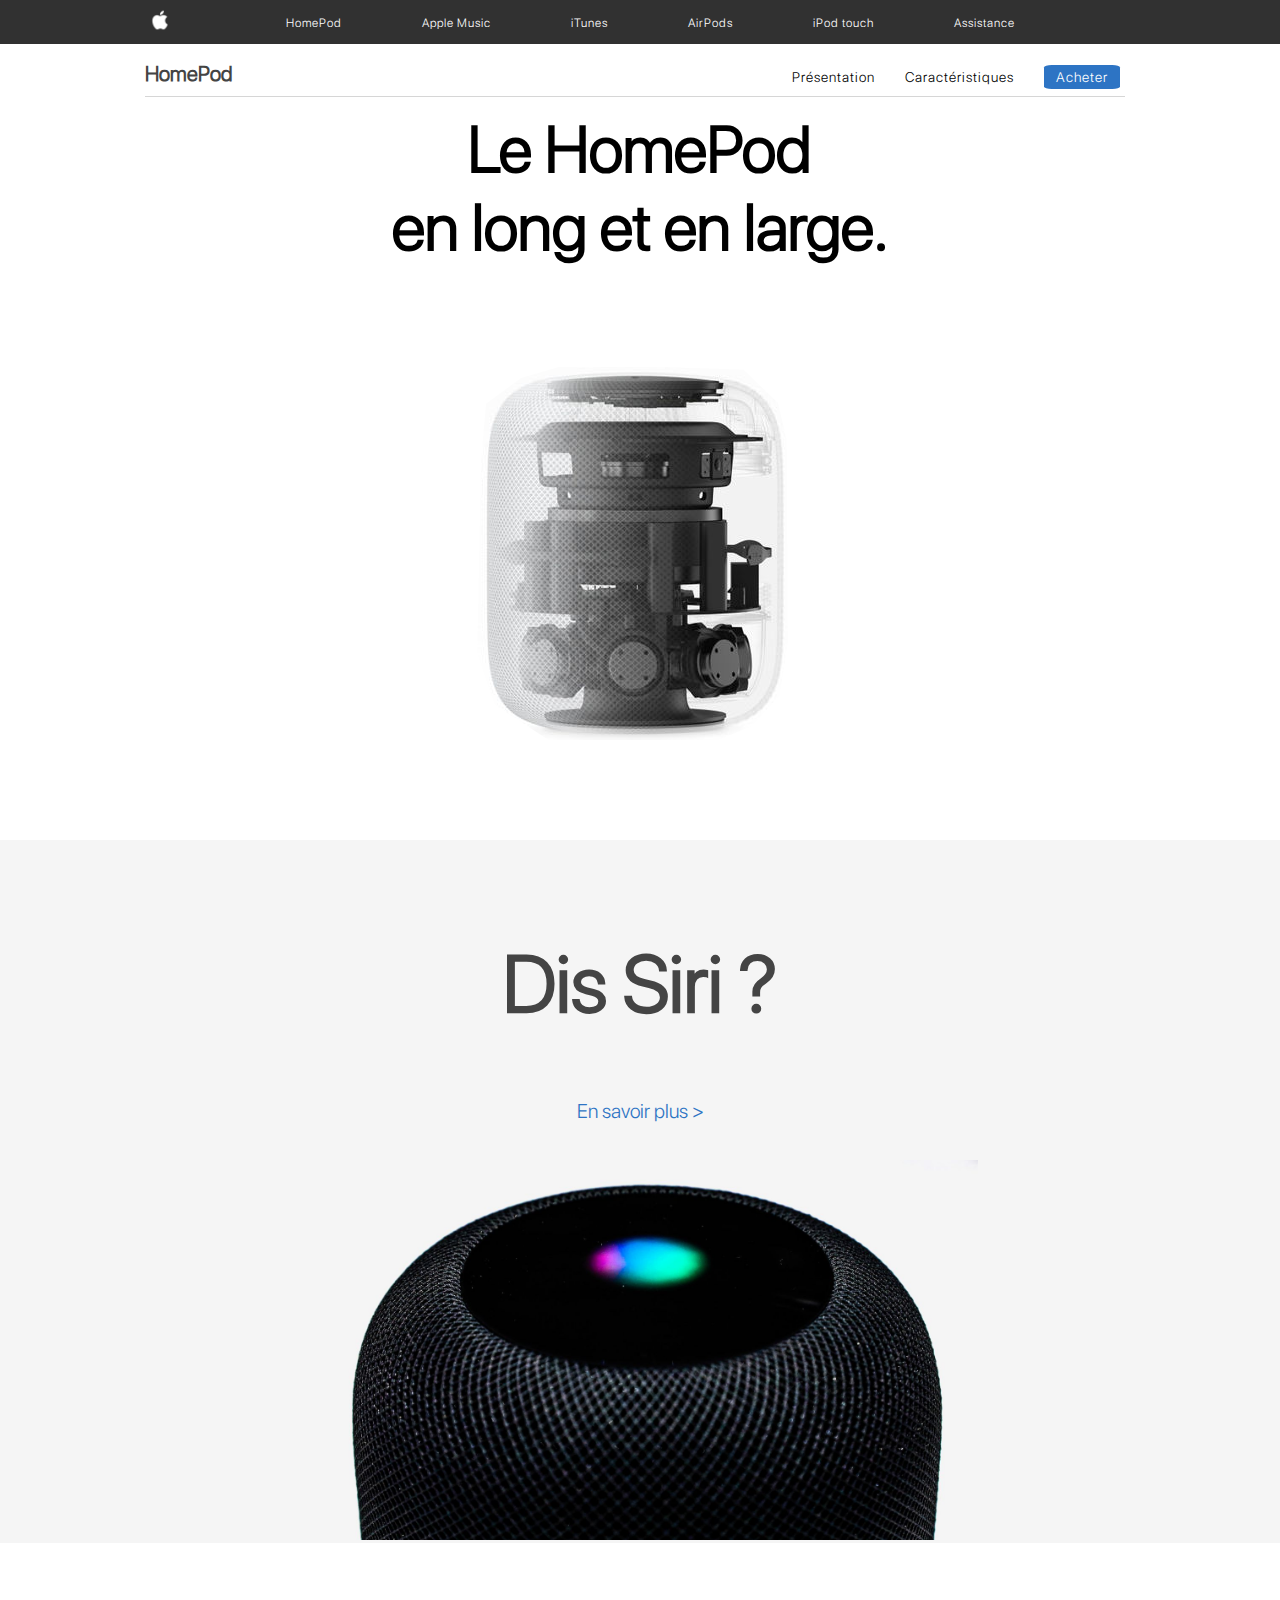
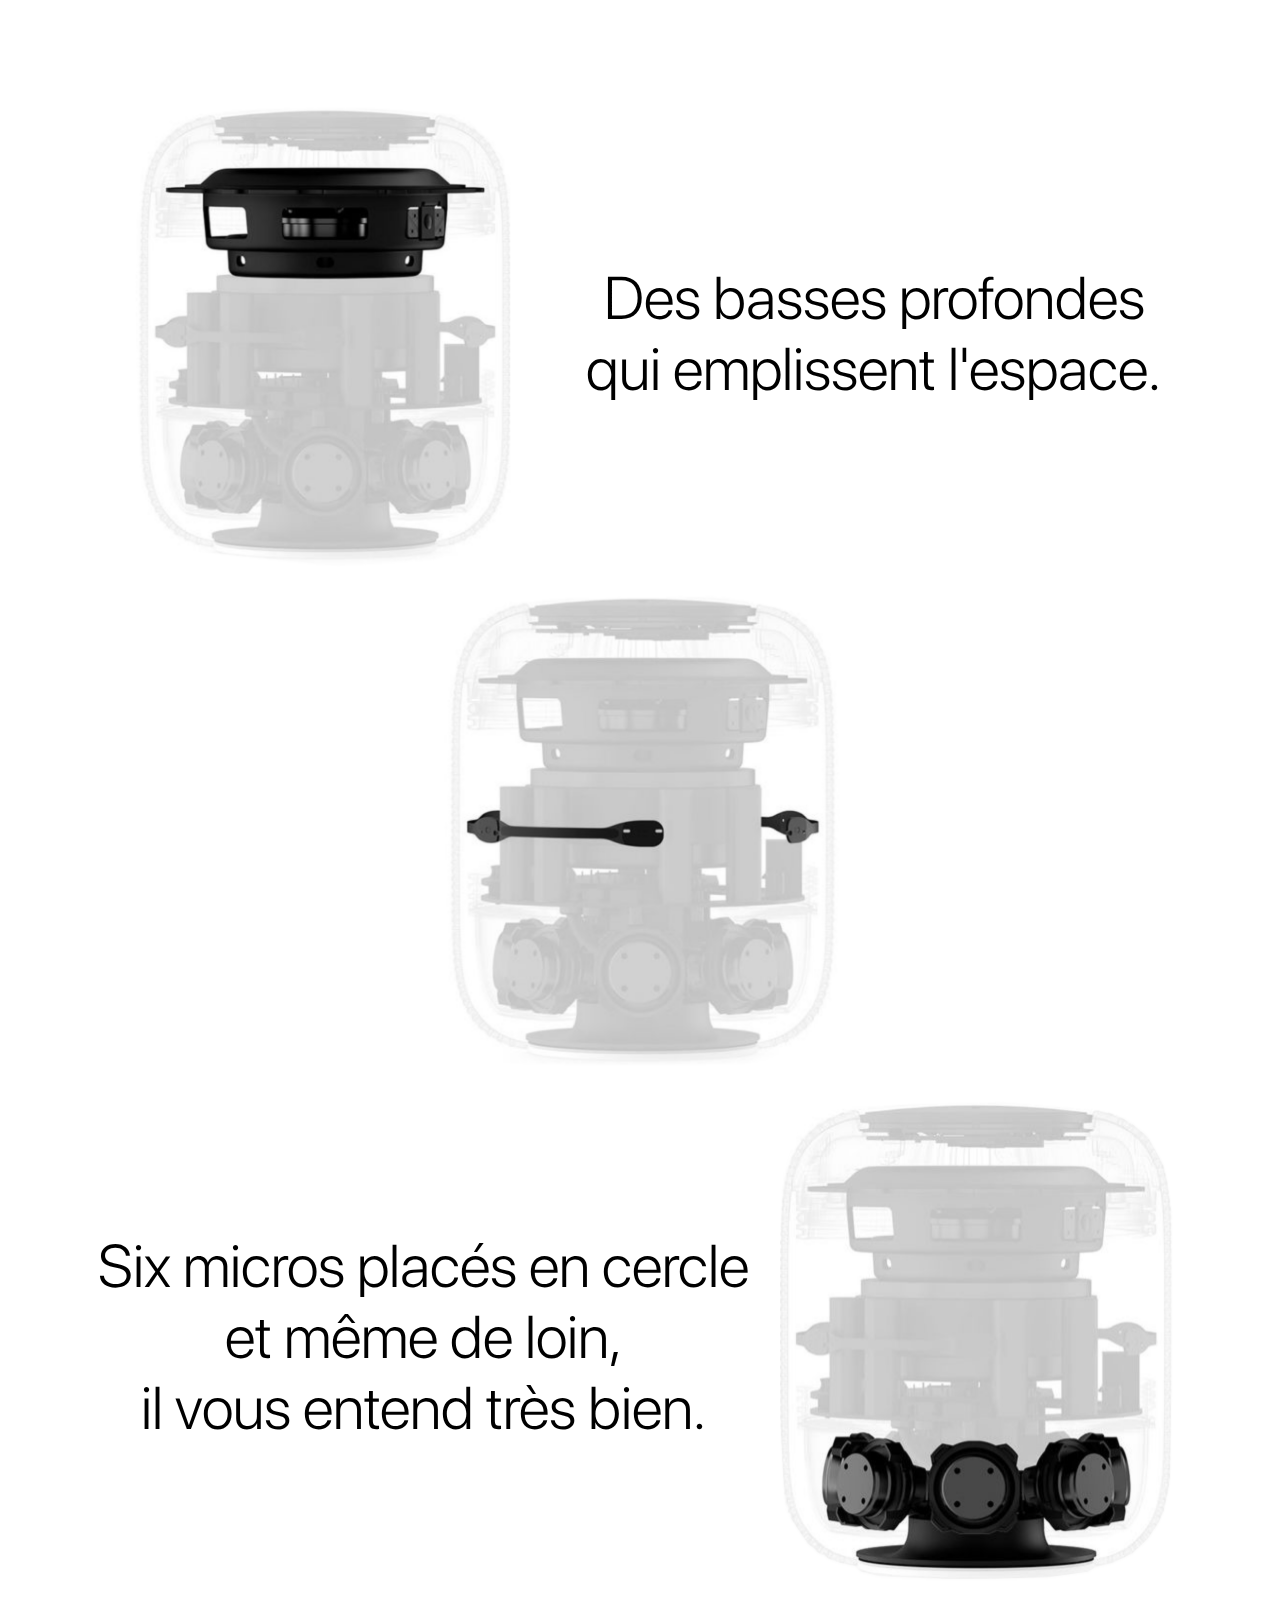
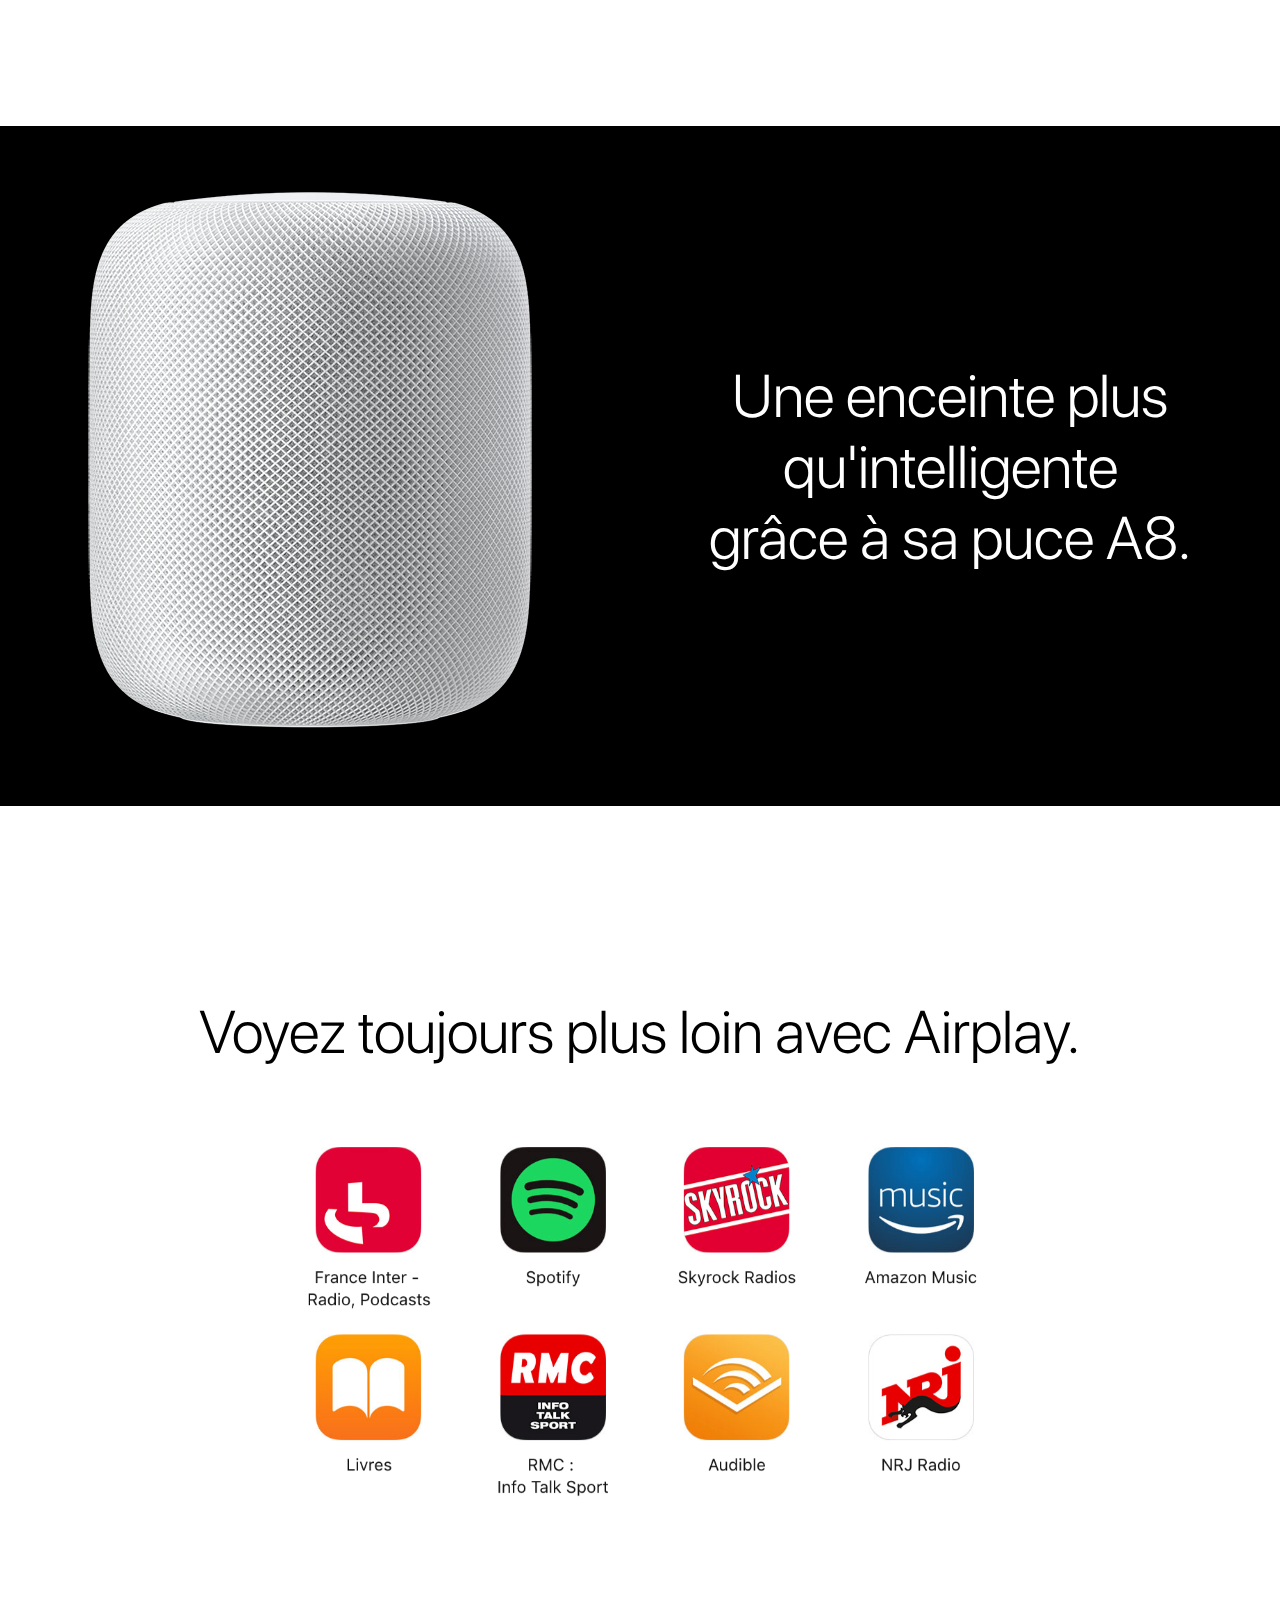
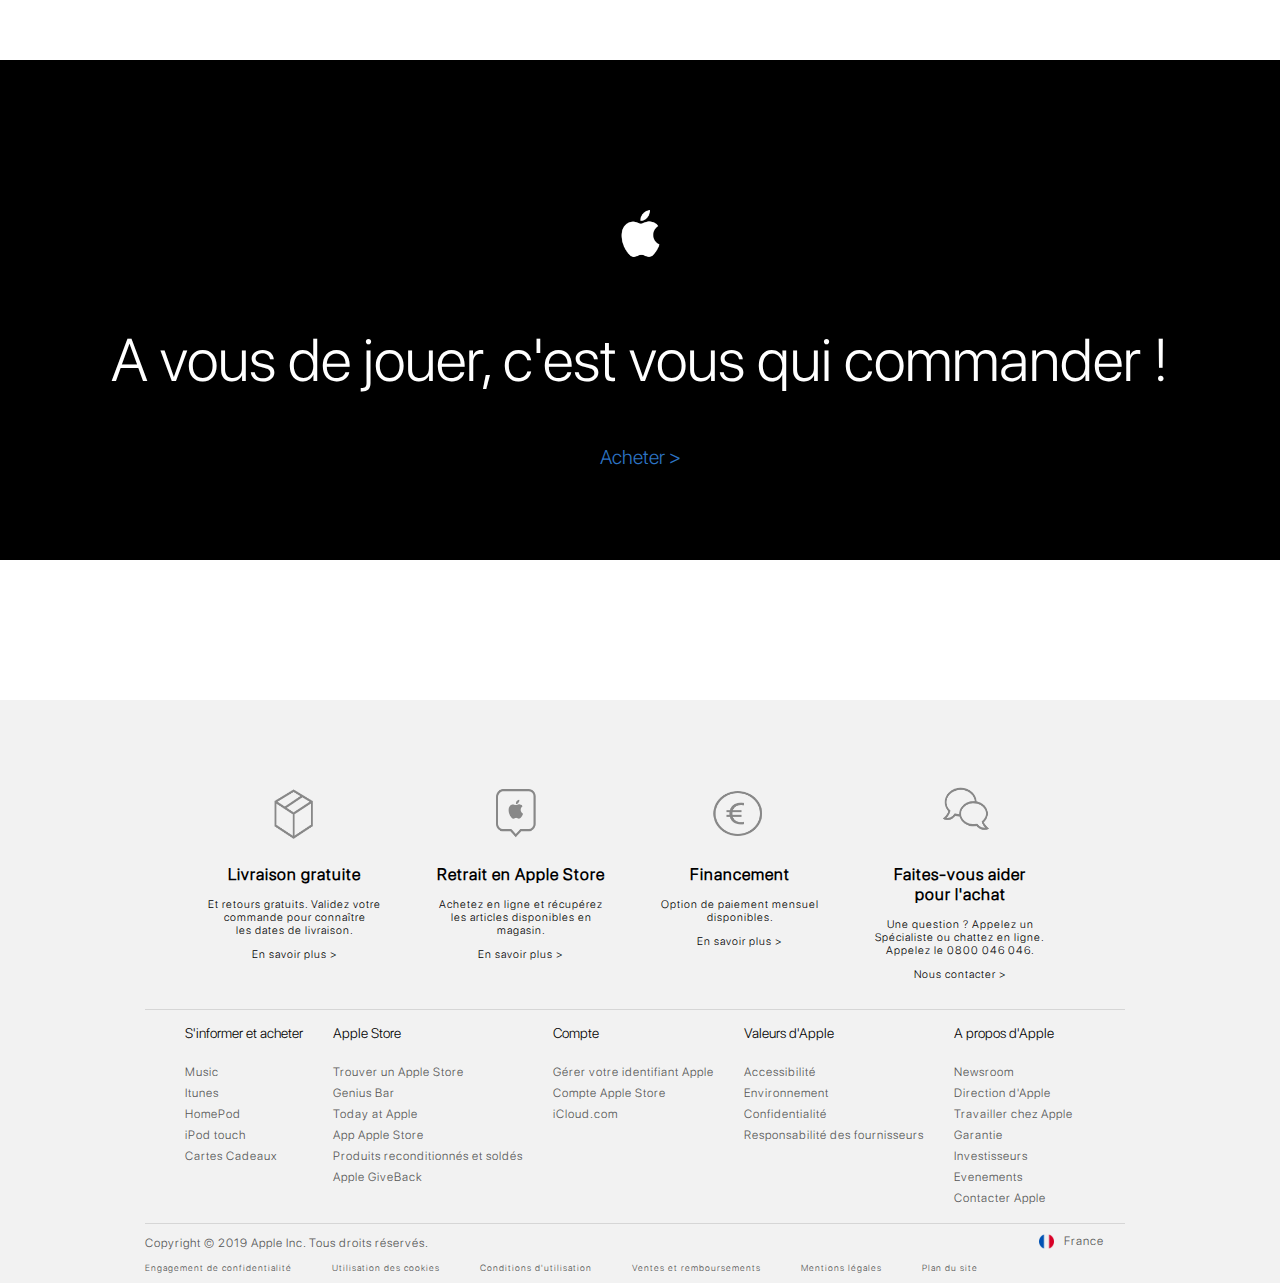
<file: Soutenance1/page3.html>
<!DOCTYPE html>
<html lang="fr">
  <head>
    <meta charset="utf-8" />
    <title>HomePod - Apple (FR)</title>
    <meta name="description" content="description de la page" />
    <link href="https://fonts.googleapis.com/css?family=Niramit" rel="stylesheet">
    <link rel="stylesheet" href="styles/main.css">
    <link rel="stylesheet" href="https://use.fontawesome.com/releases/v5.7.2/css/all.css" integrity="sha384-fnmOCqbTlWIlj8LyTjo7mOUStjsKC4pOpQbqyi7RrhN7udi9RwhKkMHpvLbHG9Sr" crossorigin="anonymous">
    <link rel="icon" href="images/apple_logo.png" />
  </head>
  <body>
    <header>
      <div class="container">
        <a href="https://aureliedo.github.io/homepod/Soutenance1/index.html" title="Page d'accueil HomePod"><img src="images/apple-white-png-8.png" alt="logo"/></a>
        <nav>
        <ul>
          <li class="menuItem"><a href="https://aureliedo.github.io/homepod/Soutenance1/index.html" title="HomePod">HomePod</a></li>
          <li class="menuItem"><a href="https://www.apple.com/fr/apple-music/" title="Apple Music">Apple Music</a></li>
          <li class="menuItem"><a href="https://www.apple.com/fr/itunes/" title="Music">iTunes</a></li>
          <li class="menuItem"><a href="https://www.apple.com/fr/airpods/" title="Music">AirPods</a></li>
          <li class="menuItem"><a href="https://www.apple.com/fr/ipod-touch/" title="Music">iPod touch</a></li>
          <li class="menuItem"><a href="https://support.apple.com/fr-fr" title="Assistance">Assistance</a></li>
          <li class="menuItem bag"><span style="font-size: 15px; color: white;"><i class="fas fa-shopping-bag"></i></span>
            <ul class="menuBag">
              <li>Votre panier est vide.</li>
              <li>Panier</li>
              <li>Favoris</li>
              <li>Commandes</li>
              <li>Se connecter</li>
            </ul>
          </li>
        </ul>
      </nav>
      </div>
    </header>
    <main>
    <div class="container">
      <div class="containerSubMenu">
      <h2>HomePod</h2>
      <nav class="subMenu">
        <ul>
          <li class="subMenuItem"><a href="https://aureliedo.github.io/homepod/Soutenance1/page2.html" title="presentation">Présentation</a></li>
          <li class="subMenuItem"><a href="https://aureliedo.github.io/homepod/Soutenance1/page3.html" title="presentation">Caractéristiques</a></li>
          <li class="subMenuItem"><a class="buy" href="https://www.apple.com/fr/shop/buy-homepod/homepod" title="acheter">Acheter</a></li>
        </ul>
      </nav>
    </div>
    <h1 id="title">Le HomePod<br>en long et en large.</h1>
    <div class="bar">
    </div>
    <img class="imgMenu" src="images/technique.png" alt="HomePod"/>
    </div>
    <div class="siri">
    <h2 class="colorSiri">Dis Siri ?</h2>
    <section>
      <h2>
    <a href="https://support.apple.com/fr-fr/HT208336" title="description siri">En savoir plus ></a>
  </h2>
  </section>
    <img class="imgSiri" src="images/siri.jpg" alt="Siri"/>
  </div>
  <div class="colorWhite">
  </div>
  <section class="sque1">
  <img class="threePics" src="images/squelette3.png" alt="squelette"/>
  <h2 class="black">Des basses profondes <br>qui emplissent l'espace.</h2>
</section>
  <img class="threePics" src="images/squelette2.png" alt="squelette"/>
  <section class="sque3">
    <h2 class="black">Six micros placés en cercle <br>et même de loin, <br>il vous entend très bien.</h2>
   <img class="threePics" src="images/squelette1.png" alt="squelette"/>
</section>
<div class="colorWhite">
</div>
<div class="colorBlack xxx">
  <img src="images/HomePodwhite.png" alt="HomePod White"/>
  <h2 class="white">Une enceinte plus <br>qu'intelligente <br>grâce à sa puce A8.</h2>
</div>
<div class="colorWhite">
</div>
<h2 class="black">Voyez toujours plus loin avec Airplay.</h2>
<img class="apps" src="images/apps.png" alt="Apps"/>
<div class="colorWhite">
</div>
<div class="colorBlack ddd">
  <section>
  <img class="icon yyy" src="images/apple-white-png-8.png" alt="icon"/>
  <h2 class="white">A vous de jouer, c'est vous qui commander !</h2>
  <a href="https://www.apple.com/fr/shop/buy-homepod/homepod" title="acheter">Acheter ></a>
</section>
</div>
<div class="colorWhite">
</div>
</main>
    <footer>
      <div class="container">
        <section class="help">
        <a href="https://www.apple.com/fr/shop/shipping-pickup" title="En savoir plus">
       <img src="images/livraison.png" alt="livraison"/>
       <h2>Livraison gratuite</h2>
       <p>
         Et retours gratuits. Validez votre <br>commande pour connaître<br> les dates de livraison.
       </p>
       En savoir plus ></a>
       <a href="https://www.apple.com/fr/shop/shipping-pickup" title="En savoir plus">
      <img src="images/app.png" alt="Retrait"/>
      <h2>Retrait en Apple Store</h2>
      <p>
        Achetez en ligne et récupérez <br>les articles disponibles en<br>magasin.
      </p>
      En savoir plus ></a>
      <a href="https://www.apple.com/fr/shop/browse/finance/loan" title="En savoir plus">
     <img src="images/eur.png" alt="financement"/>
     <h2>Financement</h2>
     <p>
       Option de paiement mensuel<br>disponibles.
     </p>
     En savoir plus ></a>
     <a href="https://contactretail.apple.com/Help?pg=COM%3Ahomepod&ap=COM&c=fr&l=fr" title="En savoir plus">
    <img src="images/chat.png" alt="chat"/>
    <h2>Faites-vous aider <br>pour l'achat</h2>
    <p>
      Une question ? Appelez un <br>Spécialiste ou chattez en ligne.<br>Appelez le 0800 046 046.
    </p>
    Nous contacter ></a>
  </section>
  <div class="bar" id="bar2">
  </div>
        <nav class="footer">
           <ul class="info">
            <li class="footerItem">S'informer et acheter
             <ul class="aaa">
              <li class="subFooter"><a href="https://www.apple.com/fr/music/" title="Music">Music</a></li>
              <li class="subFooter"><a href="https://www.apple.com/fr/itunes/" title="Itunes">Itunes</a></li>
              <li class="subFooter"><a href="file:///Users/aurelie/Desktop/homepod/Soutenance1%20copie/index.html" title="HomePod">HomePod</a></li>
              <li class="subFooter"><a href="https://www.apple.com/fr/ipod-touch/" title="iPod touch">iPod touch</a></li>
              <li class="subFooter"><a href="https://www.apple.com/fr/shop/gift-cards" title="carte cadeau">Cartes Cadeaux</a></li>
             </ul>
            </li>
            <li class="footerItem">Apple Store
            <ul class="aaa">
            <li class="subFooter"><a href="https://www.apple.com/fr/retail/" title="find apple store">Trouver un Apple Store</a></li>
            <li class="subFooter"><a href="https://www.apple.com/fr/retail/geniusbar/" title="genius bar">Genius Bar</a></li>
            <li class="subFooter"><a href="https://www.apple.com/fr/today/" title="at apple">Today at Apple</a></li>
            <li class="subFooter"><a href="https://itunes.apple.com/fr/app/apple-store/id375380948?mt=8" title="app apple store">App Apple Store</a></li>
            <li class="subFooter"><a href="https://www.apple.com/fr/shop/refurbished" title="products">Produits reconditionnés et soldés</a></li>
            <li class="subFooter"><a href="https://www.apple.com/fr/trade-in/" title="giveback">Apple GiveBack</a></li>
          </ul>
            </li>
            <li class="footerItem">Compte
              <ul class="aaa">
                <li class="subFooter"><a href="https://appleid.apple.com/#!&page=signin" title="gerer id">Gérer votre identifiant Apple</a></li>
                <li class="subFooter"><a href="https://secure2.store.apple.com/fr/shop/account/home" title="compte apple store">Compte Apple Store</a></li>
                <li class="subFooter"><a href="https://www.icloud.com/" title="icloud">iCloud.com</a></li>
              </ul>
            </li>
            <li class="footerItem">Valeurs d'Apple
              <ul class="aaa">
                <li class="subFooter"><a href="https://www.apple.com/fr/accessibility/" title="acces">Accessibilité</a></li>
                <li class="subFooter"><a href="https://www.apple.com/fr/environment/" title="environment">Environnement</a></li>
                <li class="subFooter"><a href="https://www.apple.com/fr/privacy/" title="confidentialité">Confidentialité</a></li>
                <li class="subFooter"><a href="https://www.apple.com/fr/supplier-responsibility/" title="fournisseurs">Responsabilité des fournisseurs</a></li>
              </ul>
            </li>
            <li class="footerItem">A propos d'Apple
              <ul class="aaa">
                <li class="subFooter"><a href="https://www.apple.com/fr/newsroom/" title="find apple store">Newsroom</a></li>
                <li class="subFooter"><a href="https://www.apple.com/fr/leadership/" title="find apple store">Direction d'Apple</a></li>
                <li class="subFooter"><a href="https://www.apple.com/jobs/fr/" title="find apple store">Travailler chez Apple</a></li>
                <li class="subFooter"><a href="https://www.apple.com/legal/warranty/statutoryrights.html" title="find apple store">Garantie</a></li>
                <li class="subFooter"><a href="https://investor.apple.com/investor-relations/default.aspx" title="find apple store">Investisseurs</a></li>
                <li class="subFooter"><a href="https://www.apple.com/fr/apple-events/" title="find apple store">Evenements</a></li>
                <li class="subFooter"><a href="https://www.apple.com/fr/contact/" title="find apple store">Contacter Apple</a></li>
              </ul>
            </li>
           </ul>
      </nav>
      <div class="bar" id="bar3">
      </div>
      <section class="copyright">
      <p id="copyright">
        Copyright © 2019 Apple Inc. Tous droits réservés.
      </p>
      <img id="flag" src="images/drapeau.png" alt="langue"/>
      <h6 class="none">a</h6>
      <a id="fff" href="https://www.apple.com/choose-country-region/" title="language">France</a>
    </section>
    <a class="bas first" href="https://www.apple.com/legal/privacy/fr-ww/" title="confidentialité">Engagement de confidentialité</a>
    <a class="bas" href="https://www.apple.com/legal/privacy/fr-ww/cookies/" title="confidentialité">Utilisation des cookies</a>
    <a class="bas" href="https://www.apple.com/fr/legal/internet-services/terms/site.html" title="confidentialité">Conditions d'utilisation</a>
    <a class="bas" href="https://www.apple.com/fr/shop/browse/open/salespolicies" title="confidentialité">Ventes et remboursements</a>
    <a class="bas" href="https://www.apple.com/fr/legal/" title="confidentialité">Mentions légales</a>
    <a class="bas" href="https://www.apple.com/fr/sitemap/" title="confidentialité">Plan du site</a>
      </div>
    </footer>
  </body>
</html>
</file>
<file: Soutenance1 copie/styles/main.css>
body {
  margin:0;
  padding:0;
  font-family:'SF pro display', 'Niramit','Arial',sans-serif;
  font-size: 14px;
  color: #444;
  position: relative;
  min-height: 100%;
  text-align:center;
}

@font-face {
  font-family: 'sf pro display';
  src: url('../fonts/SF-Pro-Display-Light.otf')
}

* {
  box-sizing: inherit;
}
html {
  height:100%;
  box-sizing: border-box;
}

div.photo {
  width: 100%;
  margin: 0 auto;
}

div.container, div.containerSubMenu {
  margin: 0 auto;
  width: 990px;
  max-width: 1280px;
  min-height: 100%;
  display:flex;
  flex-wrap: wrap;
  position: relative;
}

div.containerSubMenu {
  justify-content: space-between;
}

/*
HEADER
*/

header {
  background: #313131;
  padding: 5px 0px;
}

header .container {
  justify-content: space-between;
  position: relative;
}

header .container img {
  width: 30px;
  height: 30px;
}

header ul {
  list-style: none;
  margin: 0;
  padding: 0;
  display:flex;
  justify-content: space-between;
  flex-wrap: wrap;
}

header li {
  padding: 9px 40px;
}

header li:hover a {
  color: #b4b4b4;
}

header a {
  letter-spacing: 1px;
  font-weight:300;
  font-size: 12px;
  color: white;
  text-decoration: none;
}

div.bar {
  background-color: #d6d6d6;
  width: 980px;
  height: 1px;
  position: relative;
  bottom: 170px;
}

/*
BODY
*/

h1 {
  font-size: 65px;
  color: black;
  margin: 0 auto;
}

.subMenu ul {
  list-style: none;
  margin: 0;
  padding:0;
  display:flex;
  justify-content: space-between;
  flex-wrap: wrap;
}

.subMenuItem {
  padding: 25px 15px;
}

.subMenuItem a {
  letter-spacing: 1px;
  font-weight:300;
  font-size: 14px;
  color: black;
  text-decoration: none;
}

nav .menuBag {
  display: none;
}

nav .menuBag li {
  text-align: left;
}

nav li.bag:hover .menuBag {
  display: block;
  position:absolute;
  top: 120%;
  left: 80%;
  list-style: none;
  background-color: white;
  padding: 30px;
  width:300px;
  border: 1px #f2f2f2 solid;
}

nav.subMenu .subMenuItem .buy{
  background-color: #2d74c4;
  color: white;
  padding: 4px 12px;
  border-radius: 10%;
  font-weight: 300;
  letter-spacing: 1px;
}

h1#title, .home {
  text-align: center;
}

img.home {
  width: 1440px;
  height: 840px;
  position: relative;
  bottom: 30px;
}

div.colorBlack {
  background-color: black;
  height: 680px;
}

h2.white {
  color: white;
  font-weight: 400;
  font-size: 60px;
}

h2.black {
  font-weight: 400;
  font-size: 60px;
  color: black;
}

h2.black#fi {
  font-weight: 500;
}

p.white {
  color: white;
  font-weight: lighter;
  font-size: 28px;
}

.colorBlack img.homepod {
  width: 600px;
  height: 600px;
}

.colorBlack {
  display: flex;
  flex-wrap: wrap;
  justify-content: center;
  align-items: center;
}

section a {
  color: #2d74c4;
  font-size: 20px;
  text-decoration: none;
  font-weight: 400;
}

.vid a {
  color: white;
  font-size: 20px;
}

.vid img {
  width: 100%;
}

.vid h2.white{
  position: absolute;
  bottom: 130px;
  left: 90px;
  text-align: left;
  font-weight: 500;
}

div.vid {
  position: relative;
}

.vid a {
  position: absolute;
  bottom: 120px;
  left: 94px;
  text-decoration: underline;
}

div.colorWhite {
  background-color: white;
  width: 100%;
  height: 140px;
}

.blocTechnique {
  margin: 140px 0px 140px 0px;
  display: flex;
  flex-wrap: wrap;
  justify-content: center;
  align-items: center;
}

.blocTechnique .technique p{
  font-weight: lighter;
  font-size: 28px;
}

.technique h1 {
  font-weight: 500;
}

.blocTechnique img {
  height: 460px;
}

.ipod {
  height: 390px;
  width: 850px;
}

.icon {
  margin-top: 45px;
  width: 75px;
  height: 75px;
}

.bbb {
  display:flex;
  align-items: center;
  flex-direction: column;
}

.bbb section {
  display:flex;
  flex-direction:row;
}

div.bbb {
  height: 750px;
}

.bbb a {
  padding: 20px;
}

#air {
  height: 700px;
}

#mus {
  height: 636px;
  margin-bottom: 20px;
}

section.pub {
  padding: 150px;
  display: flex;
  flex-wrap: wrap;
  align-items: center;
  flex-direction: column;
}

div.pub1 {
  display: flex;
  flex-direction: row;
  align-items: center;
  justify-content: space-around;
}

p.black,section.music p {
  font-weight: lighter;
  font-size: 28px;
}

h1.black {
  font-weight: 400;
}

.ccc {
  padding: 20px;
}

/*FOOTER*/

footer {
  background: #f2f2f2;
  width:100%;
  padding-top:50px;
}

footer ul.info {
  list-style: none;
  margin: 0;
  padding:0;
  display:flex;
  justify-content: space-between;
  flex-wrap: wrap;
}

footer a,#copyright {
  letter-spacing: 1px;
  font-weight:300;
  font-size: 12px;
  color: #555555;
  text-decoration: none;
}

section.help {
  display:flex;
  justify-content: space-between;
  flex-wrap: wrap;
  margin-left: 35px;
}

section.help a {
  padding: 28px;
  color: black;
  font-weight: normal;
  font-size: 11px;
}

section.help img {
  width: 100px;
  height: 70px;
}

div.bar#bar2 {
  bottom : 0px;
}

div.bar#bar3 {
  bottom : 0px;
}

footer ul a:hover {
  color : black;
  text-decoration: underline;
}

.aaa {
  list-style: none;
  margin: 0;
  padding:0;
  padding-top: 20px;
  line-height: 20px;
  display:flex;
  flex-direction: column;
  text-align: left;
}

nav.footer {
  margin-left: 25px;
}

.footerItem {
  padding: 15px;
  list-style: none;
  text-align: left;
  color: black;
}

section.copyright {
  display:flex;
  justify-content: space-between;
  flex-wrap: wrap;
}

#flag {
  padding-left: 600px;
  height: 15px;
  margin: 10px;
}

#fff {
  font-size: 12px;
  margin-top: 10px;
}

a.bas {
  padding: 0px 20px 10px 20px;
  font-size: 9px;
  font-weight: 400;
}

a.first {
  padding-left: 0px;
}

h6.none {
  display: none;
}


/*
PAGE2
*/

#imgSiri {
  margin: 170px 0px 170px 0px;
  width: 1000px;
  height: 110px;
}

div.video {
  width: 100%;
  background-color: black;
  padding: 90px;
}

#sque {
  margin: 10px 0px 10px 0px;
  width: 100%;
}

h2.ttt {
  position: absolute;
  bottom: 2930px;
  right: 350px;
}

iframe {
  border: 0px;
}

.ggg {
  width: 1440px;
  height: 600px;
}

.eee {
  display:flex;
  flex-direction: column;
  align-items: center;
}

.eee h2.white {
  line-height: 60px;
}

.homesize {
  height: 400px;
}

div.final {
  height: 850px;
}
</file>
<file: Soutenance1/styles/main.css>
body {
  margin:0;
  padding:0;
  font-family:'SF pro display', 'Niramit','Arial',sans-serif;
  font-size: 14px;
  color: #444;
  position: relative;
  min-height: 100%;
  text-align:center;
}

@font-face {
  font-family: 'sf pro display';
  src: url('../fonts/SF-Pro-Display-Light.otf')
}

* {
  box-sizing: inherit;
}
html {
  height:100%;
  box-sizing: border-box;
}

div.photo {
  width: 100%;
  margin: 0 auto;
}

div.container, div.containerSubMenu {
  margin: 0 auto;
  width: 990px;
  max-width: 1280px;
  min-height: 100%;
  display:flex;
  flex-wrap: wrap;
  position: relative;
}

div.containerSubMenu {
  justify-content: space-between;
}

/*
HEADER
*/

header {
  background: #313131;
  padding: 5px 0px;
}

header .container {
  justify-content: space-between;
  position: relative;
}

header .container img {
  width: 30px;
  height: 30px;
}

header ul {
  list-style: none;
  margin: 0;
  padding: 0;
  display:flex;
  justify-content: space-between;
  flex-wrap: wrap;
}

header li {
  padding: 9px 40px;
}

header li:hover a {
  color: #b4b4b4;
}

header a {
  letter-spacing: 1px;
  font-weight:300;
  font-size: 12px;
  color: white;
  text-decoration: none;
}

div.bar {
  background-color: #d6d6d6;
  width: 980px;
  height: 1px;
  position: relative;
  bottom: 170px;
}

.menuBag {
  z-index : 10000;
}

/*
BODY
*/

h1 {
  font-size: 65px;
  color: black;
  margin: 0 auto;
}

.subMenu ul {
  list-style: none;
  margin: 0;
  padding:0;
  display:flex;
  justify-content: space-between;
  flex-wrap: wrap;
}

.subMenuItem {
  padding: 25px 15px;
}

.subMenuItem a {
  letter-spacing: 1px;
  font-weight:300;
  font-size: 14px;
  color: black;
  text-decoration: none;
}

nav .menuBag {
  display: none;
}

nav .menuBag li {
  text-align: left;
}

nav li.bag:hover .menuBag {
  display: block;
  position:absolute;
  top: 120%;
  left: 80%;
  list-style: none;
  background-color: white;
  padding: 30px;
  width:300px;
  border: 1px #f2f2f2 solid;
}

nav.subMenu .subMenuItem .buy{
  background-color: #2d74c4;
  color: white;
  padding: 4px 12px;
  border-radius: 10%;
  font-weight: 300;
  letter-spacing: 1px;
}

h1#title, .home {
  text-align: center;
}

img.home {
  width: 1440px;
  height: 840px;
  position: relative;
  bottom: 30px;
}

div.colorBlack {
  background-color: black;
  height: 680px;
}

h2.white {
  color: white;
  font-weight: 400;
  font-size: 60px;
}

h2.black {
  font-weight: 400;
  font-size: 60px;
  color: black;
}

h2.black#fi {
  font-weight: 500;
}

p.white {
  color: white;
  font-weight: lighter;
  font-size: 28px;
}

.colorBlack img.homepod {
  width: 600px;
  height: 600px;
}

.colorBlack {
  display: flex;
  flex-wrap: wrap;
  justify-content: center;
  align-items: center;
}

section a {
  color: #2d74c4;
  font-size: 20px;
  text-decoration: none;
  font-weight: 400;
}

.vid a {
  color: white;
  font-size: 20px;
}

.vid img {
  width: 100%;
}

.vid h2.white{
  position: absolute;
  bottom: 130px;
  left: 90px;
  text-align: left;
  font-weight: 500;
}

div.vid {
  position: relative;
}

.vid a {
  position: absolute;
  bottom: 120px;
  left: 94px;
  text-decoration: underline;
}

div.colorWhite {
  background-color: white;
  width: 100%;
  height: 140px;
}

.blocTechnique {
  margin: 140px 0px 140px 0px;
  display: flex;
  flex-wrap: wrap;
  justify-content: center;
  align-items: center;
}

.blocTechnique .technique p,p.www {
  font-weight: lighter;
  font-size: 28px;
}

.technique h1 {
  font-weight: 500;
}

.blocTechnique img {
  height: 460px;
}

.ipod {
  height: 390px;
  width: 850px;
}

.icon {
  margin-top: 45px;
  width: 75px;
  height: 75px;
}

.bbb {
  display:flex;
  align-items: center;
  flex-direction: column;
}

.bbb section {
  display:flex;
  flex-direction:row;
}

div.bbb {
  height: 750px;
}

.bbb a {
  padding: 20px;
}

#air {
  height: 700px;
}

#mus {
  height: 636px;
  margin-bottom: 20px;
}

section.pub {
  padding: 150px;
  display: flex;
  flex-wrap: wrap;
  align-items: center;
  flex-direction: column;
}

div.pub1 {
  display: flex;
  flex-direction: row;
  align-items: center;
  justify-content: space-around;
}

p.black,section.music p {
  font-weight: lighter;
  font-size: 28px;
}

h1.black {
  font-weight: 400;
}

.ccc {
  padding: 20px;
}

/*FOOTER*/

footer {
  background: #f2f2f2;
  width:100%;
  padding-top:50px;
}

footer ul.info {
  list-style: none;
  margin: 0;
  padding:0;
  display:flex;
  justify-content: space-between;
  flex-wrap: wrap;
}

footer a,#copyright {
  letter-spacing: 1px;
  font-weight:300;
  font-size: 12px;
  color: #555555;
  text-decoration: none;
}

section.help {
  display:flex;
  justify-content: space-between;
  flex-wrap: wrap;
  margin-left: 35px;
}

section.help a {
  padding: 28px;
  color: black;
  font-weight: normal;
  font-size: 11px;
}

section.help img {
  width: 100px;
  height: 70px;
}

div.bar#bar2 {
  bottom : 0px;
}

div.bar#bar3 {
  bottom : 0px;
}

footer ul a:hover {
  color : black;
  text-decoration: underline;
}

.aaa {
  list-style: none;
  margin: 0;
  padding:0;
  padding-top: 20px;
  line-height: 20px;
  display:flex;
  flex-direction: column;
  text-align: left;
}

nav.footer {
  margin-left: 25px;
}

.footerItem {
  padding: 15px;
  list-style: none;
  text-align: left;
  color: black;
}

section.copyright {
  display:flex;
  justify-content: space-between;
  flex-wrap: wrap;
}

#flag {
  padding-left: 600px;
  height: 15px;
  margin: 10px;
}

#fff {
  font-size: 12px;
  margin-top: 10px;
}

a.bas {
  padding: 0px 20px 10px 20px;
  font-size: 9px;
  font-weight: 400;
}

a.first {
  padding-left: 0px;
}

h6.none {
  display: none;
}


/*
PAGE2
*/

#imgSiri {
  margin: 170px 0px 170px 0px;
  width: 1000px;
  height: 110px;
}

div.video {
  width: 100%;
  background-color: black;
  padding: 90px;
}

#sque {
  margin: 10px 0px 10px 0px;
  width: 100%;
}

h2.ttt {
  position: absolute;
  bottom: 2930px;
  right: 350px;
}

iframe {
  border: 0px;
}

.ggg {
  width: 1440px;
  height: 600px;
}

.eee {
  display:flex;
  flex-direction: column;
  align-items: center;
}

.eee h2.white {
  line-height: 60px;
}

.homesize {
  height: 400px;
}

div.final {
  height: 850px;
}

/*
page3
*/

.imgMenu {
  margin: 100px 200px 100px 200px;
}

.imgSiri {
  height:400px;
  padding-top: 20px;
}

.siri {
  background-color: #f5f5f5;
  width: 100%;
  padding-top: 30px;
}

.colorSiri {
  font-size: 80px;
}

.threePics {
  height:500px;
}

section.sque1,section.sque3 {
  margin: 0px 90px;
  display: flex;
  justify-content: space-around;
  align-items: center;
}

div.ddd {
  height: 500px;
}

.apps {
  height: 400px;
}

.xxx {
  display:flex;
  justify-content: space-around;
  align-items: center;
}

/* SLIDER TEST */
#zoneslide{


}

.slider{
  width: 300%;
  height: 20%;
  text-align: center;
  font-size: 9em;
  font-family: 'Oswald', sans-serif;
}
#slide1,#slide2,#slide3{
  width: 33.33333333333333%;
  height: 10%;
  float: left;
}
/*
#slide1{
background-color: #f2f2f2;
}
#slide2{
background-color: #f2f2f2;
}
#slide3{
background-color: #f2f2f2;
}
*/
.arrow{
  position: absolute;
  z-index: 2000;
  font-size: 5em;
  margin-top: -25%;
}
#next{
  right: 30px;
}
#prev{
  left: 30px;
}
#next:hover,#prev:hover{
  color: #777;
}
@media only screen and (max-width: 900px) {
  body{font-size: 14px;}
}
@media only screen and (max-width: 600px) {
  body{font-size: 10px;}
}
@media only screen and (max-width: 300px) {
  body{font-size: 8px;}
}
@media only screen and (max-height: 300px) {
  .arrow{display: none;}
}


/*
CARROUSSEL
*/

/*.carrousel1 {
  margin: 50px;
  height: 700px;
  width: 80%;
  padding-left: 50px;
  position: relative;
  overflow:hidden;
}

.carrousel img {
  width: 2000%;
  height: 960px;
}

.carrousel {
  position: absolute;
  display: flex;
  transition: ease-in .2s all;
  will-change: left;
  width: 200px;
}
.previous {
  position: absolute;
  top: 50%;
  right: 20px;
  color: black;
  padding: 10px;
  text-decoration:none;
}

.next {
  position: absolute;
  top: 50%;
  left: 20px;
  color: black;
  padding: 10px;
  text-decoration:none;
}

.dots {
  position: absolute;
  bottom: 20px;
  padding: 10px;
  left:50%;
  transform: translateX(-50%);
}

.dots li {
  display: inline-block;
}

.dots li a {
  color: white;
  text-decoration: none;
  padding:10px;
  border-radius: 50%;
  background-color: white;
  opacity: 0.7;
  display: flex;
  justify-content: space-around;
}

.dots li a.current {
  background-color: #4E4E4E;
}
*/

/*
RESPONSIVE
*/

@media screen and (min-width:768px) and (max-width:1024px)
{
  div.container, div.containerSubMenu {
    margin: 0 auto;
    width: 768px;
    max-width: 1280px;
    min-height: 100%;
    display:flex;
    flex-wrap: wrap;
    position: relative;
  }

  nav ul li.menuItem {
    padding:15px;
  }

  img.home,#imgSiri,iframe,#spread,.ggg {
    width: 100%;
    height: 100%;
  }

  div.colorBlack {
    height: 1000px;
  }

  .arrow {
    margin-top: -40%;
  }

#air {
  height: 400px;
}

  section a {
    font-size: 10px;
  }

  h2.ttt {
    position:absolute;
    font-size: 25px;
    top: 2000px;
    left: 200px;
  }

h2.black {
  font-size: 20px;
}

div.ddd {
  height: 500px;
}

  }

  @media screen and (max-width:768px)
  {
    div.container, div.containerSubMenu {
      margin: 0 auto;
      width: 450px;
      max-width: 768px;
      min-height: 100%;
      display:flex;
      flex-wrap: wrap;
      position: relative;
  }

  nav ul li.menuItem {
    display: flex;
    flex-wrap: wrap;
    padding:10px 30px;
  }

  .bar {
    display: none;
  }

  .subMenuItem {
    font-size: 10px;
  }

h1#title {
  font-size: 30px;
}

  img.home,.ggg,#imgSiri,iframe,#spread,.imgSiri,.threePics, .apps {
    width: 100%;
    height: 100%;
  }


  .colorBlack img.homepod {
    width: 300px;
    height: 300px;
  }

  h2.white,h2.black {
    font-size: 30px;
  }

  p.white,.blocTechnique .technique p, p.www,p.black {
    font-size: 20px;
  }

  section a,h2.black {
    font-size: 12px;
  }

  .icon {
    margin-top: 0px;
  }

  .ipod {
    width: 600px;
    height: 400px;
  }

  #air {
    height: 300px;
  }

  .imgMenu {
    margin: 0 auto;
  }

  .xxx img {
    height: 300px;
  }

   }
</file>
